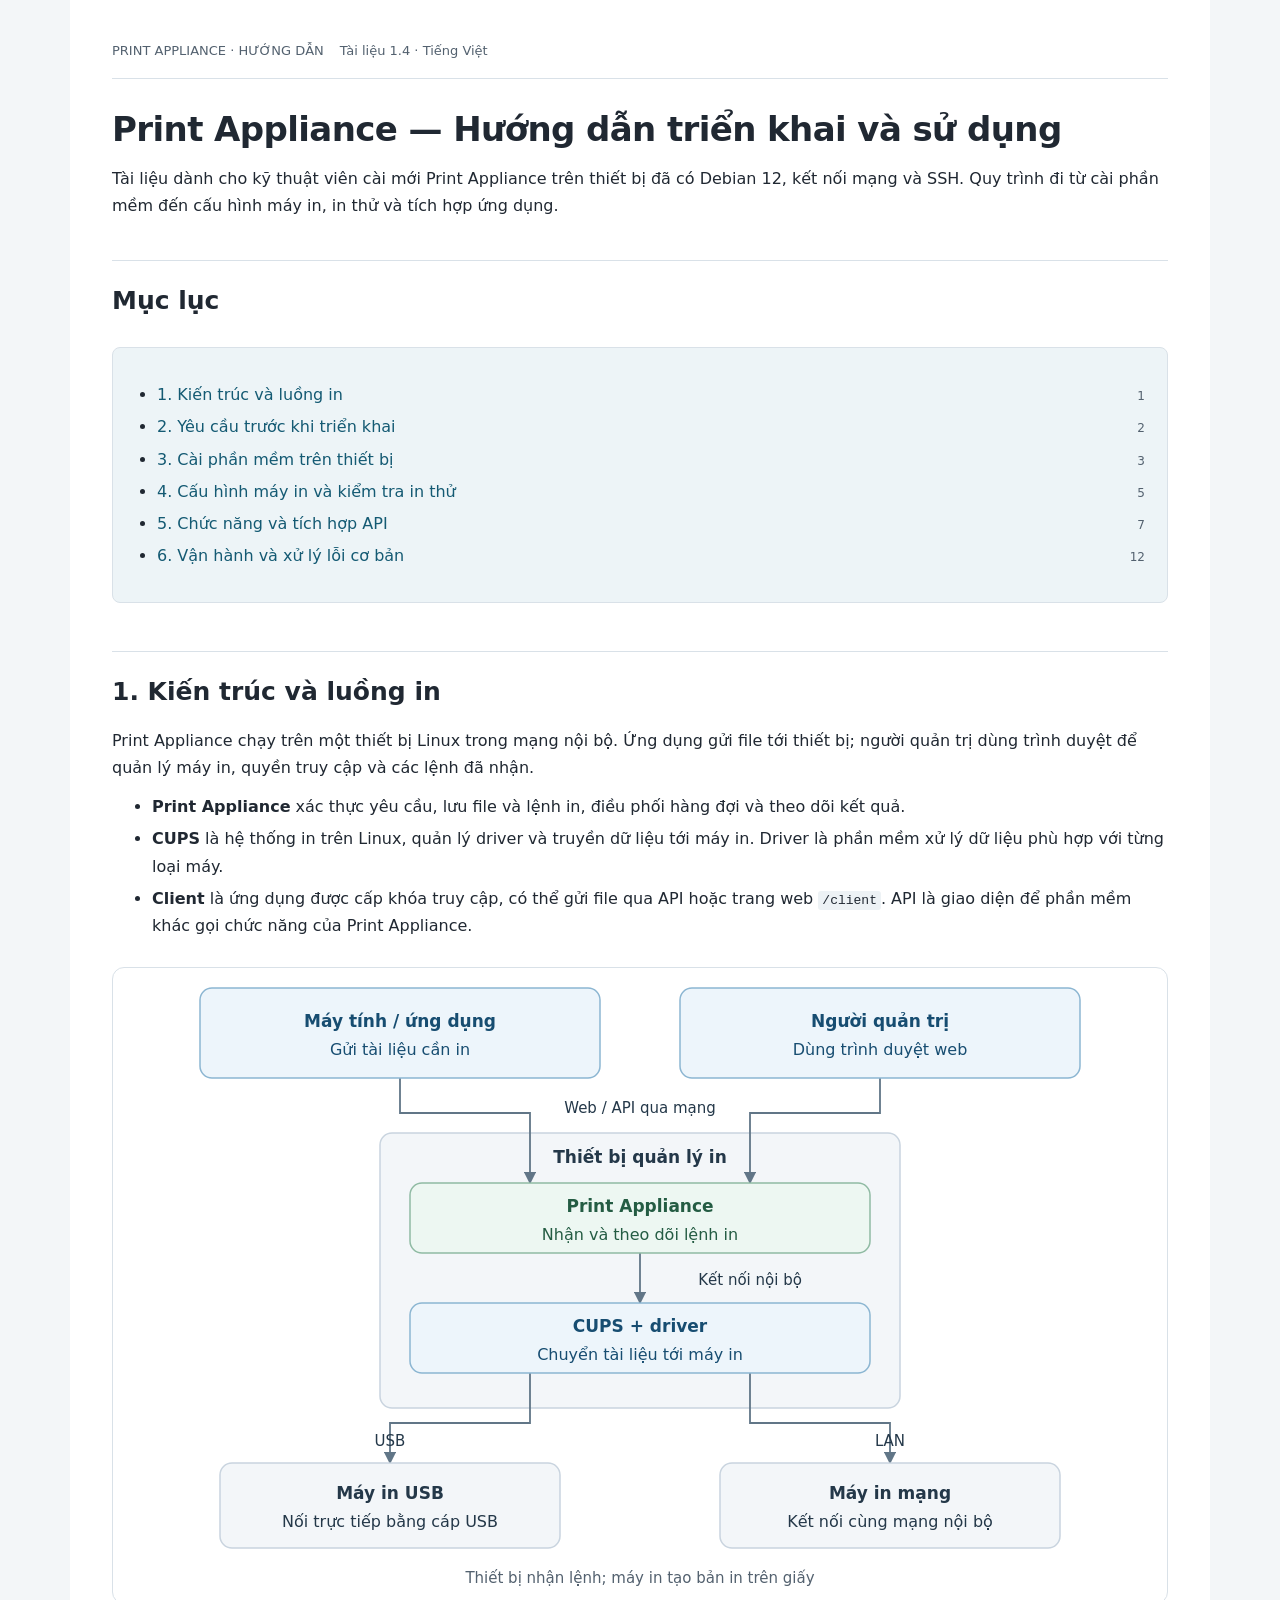
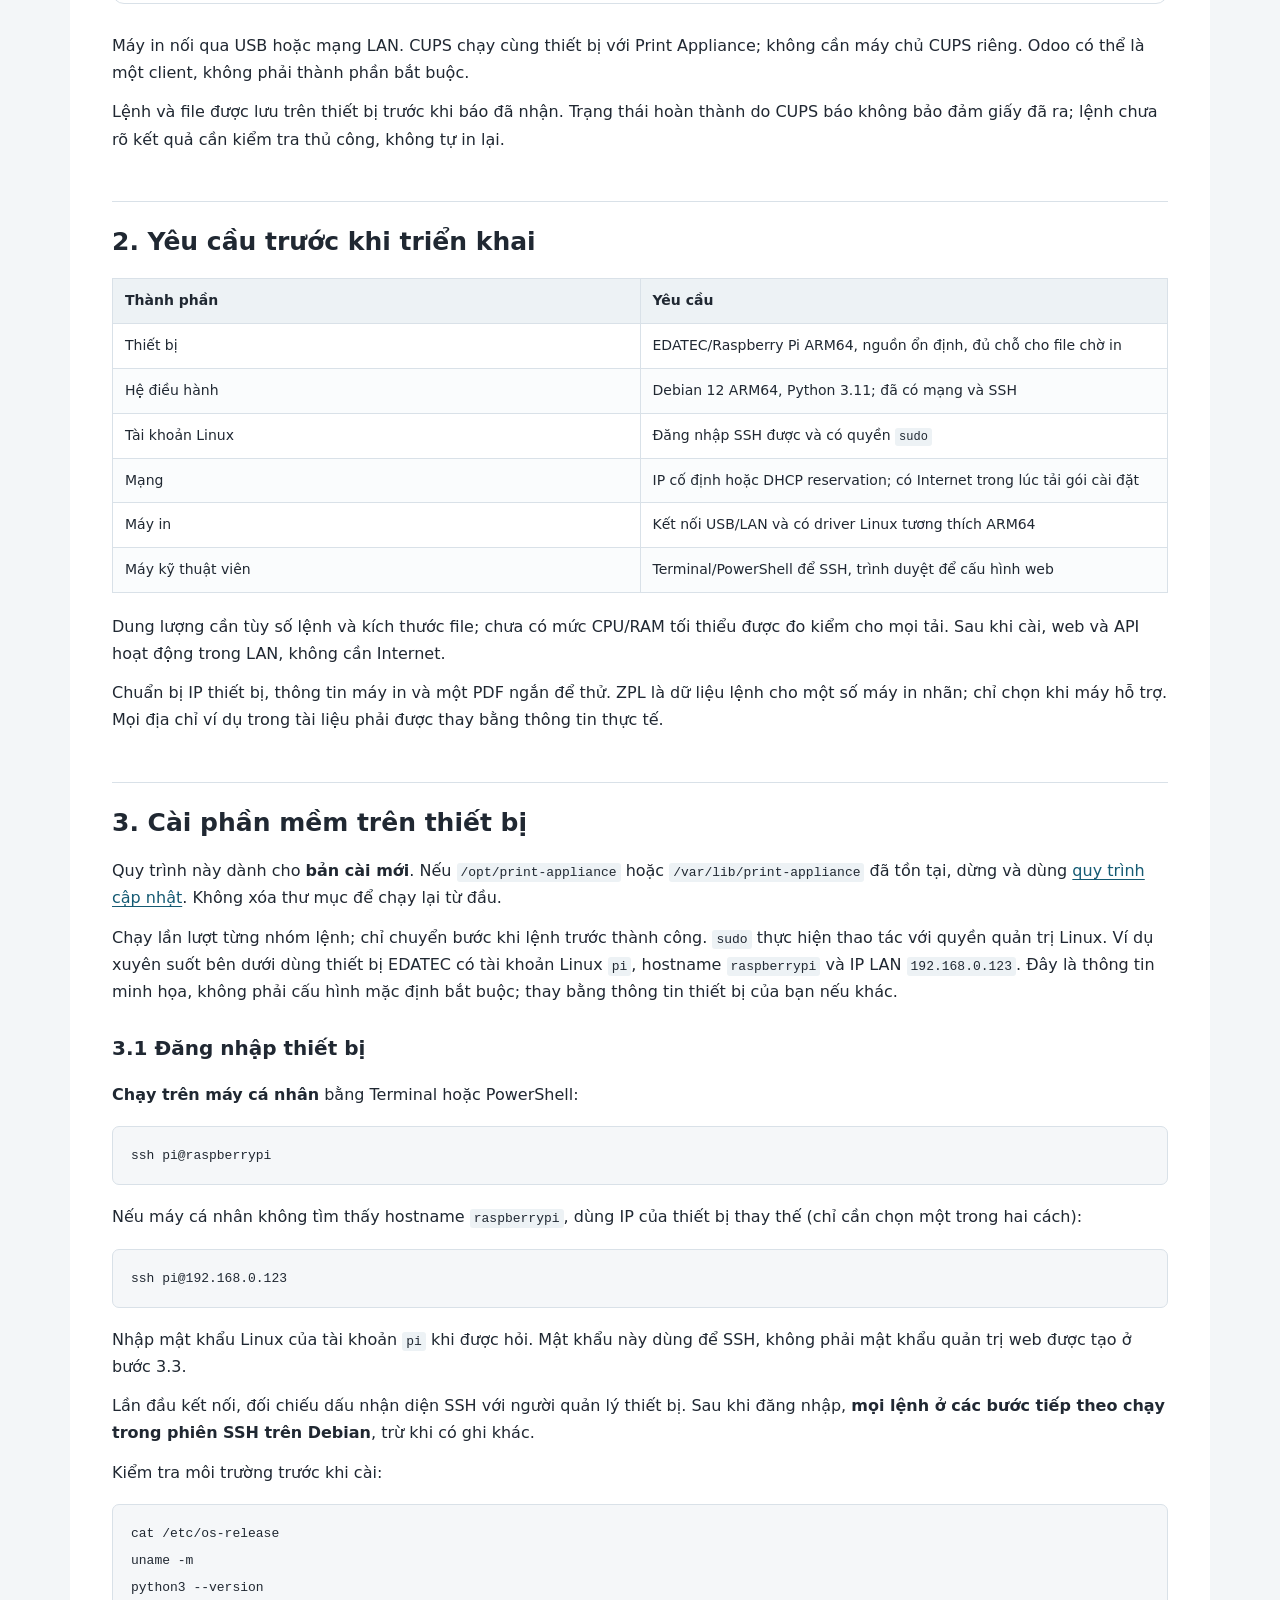
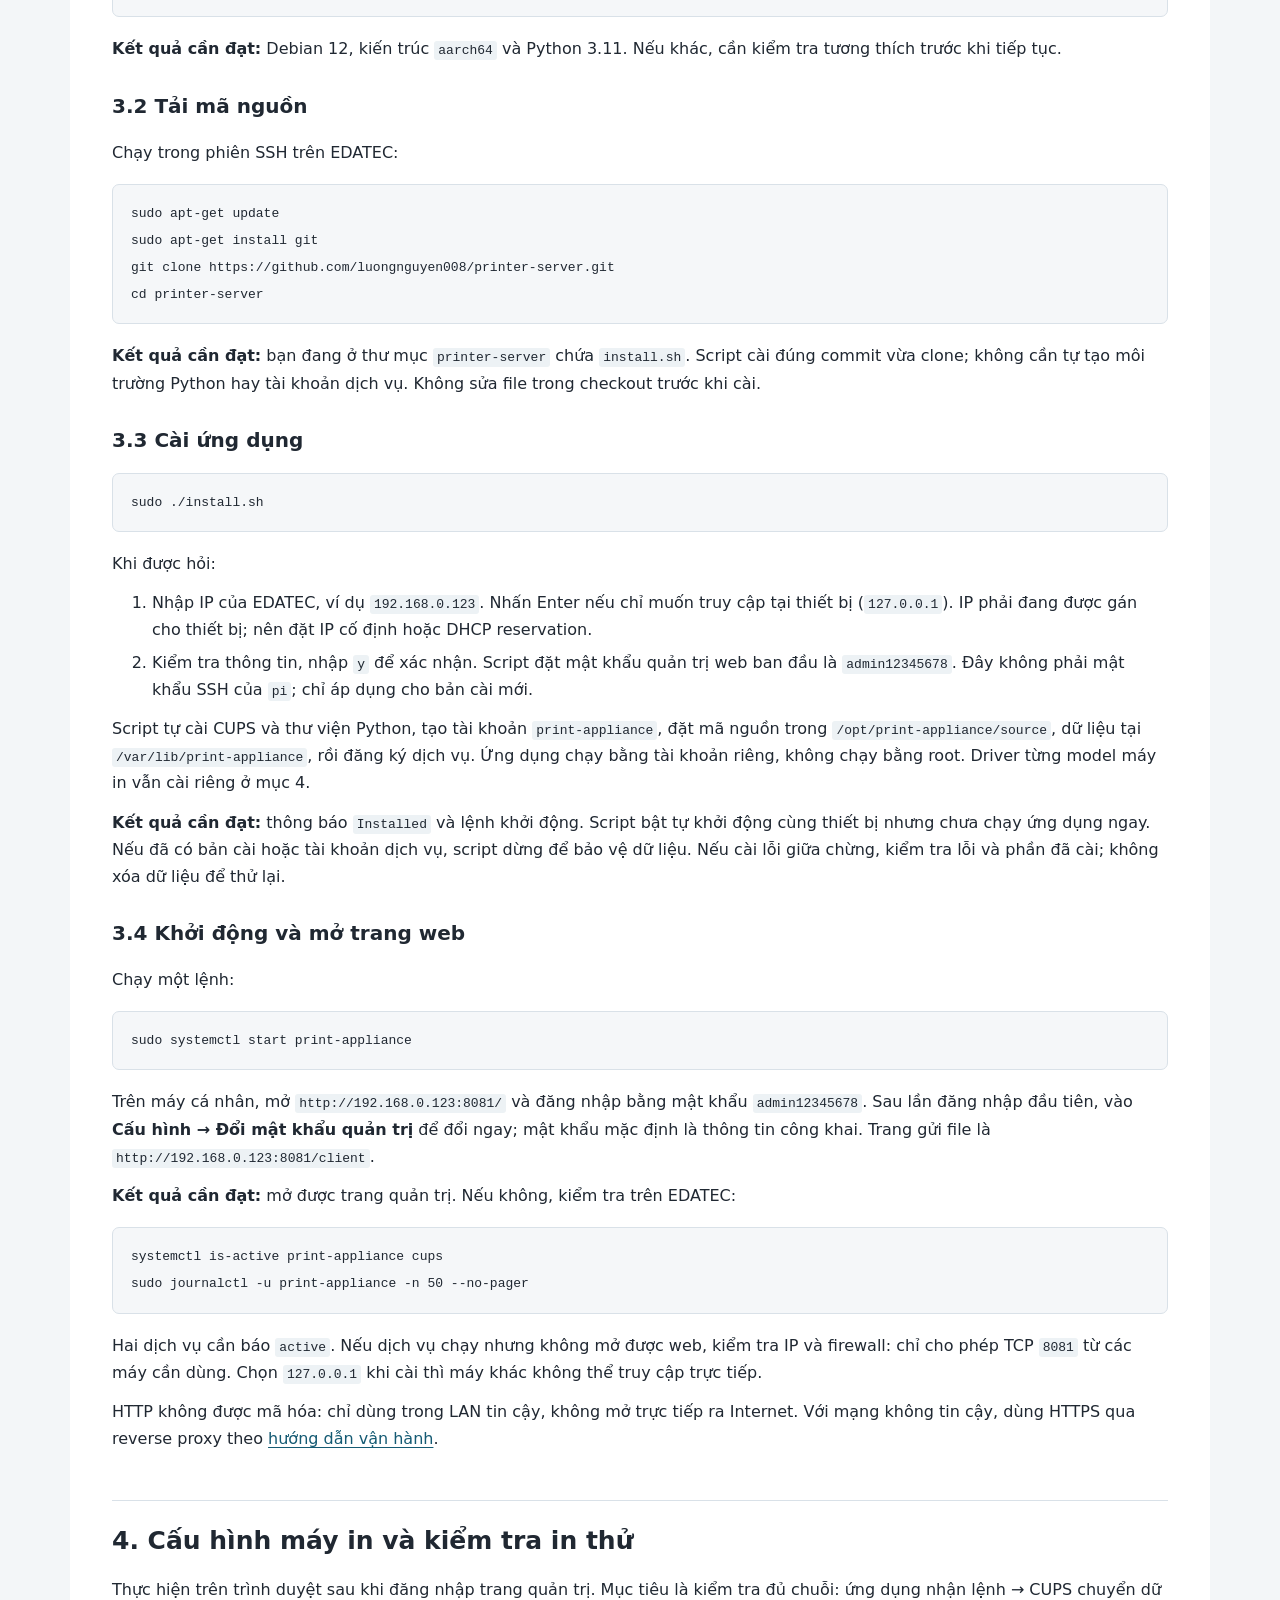
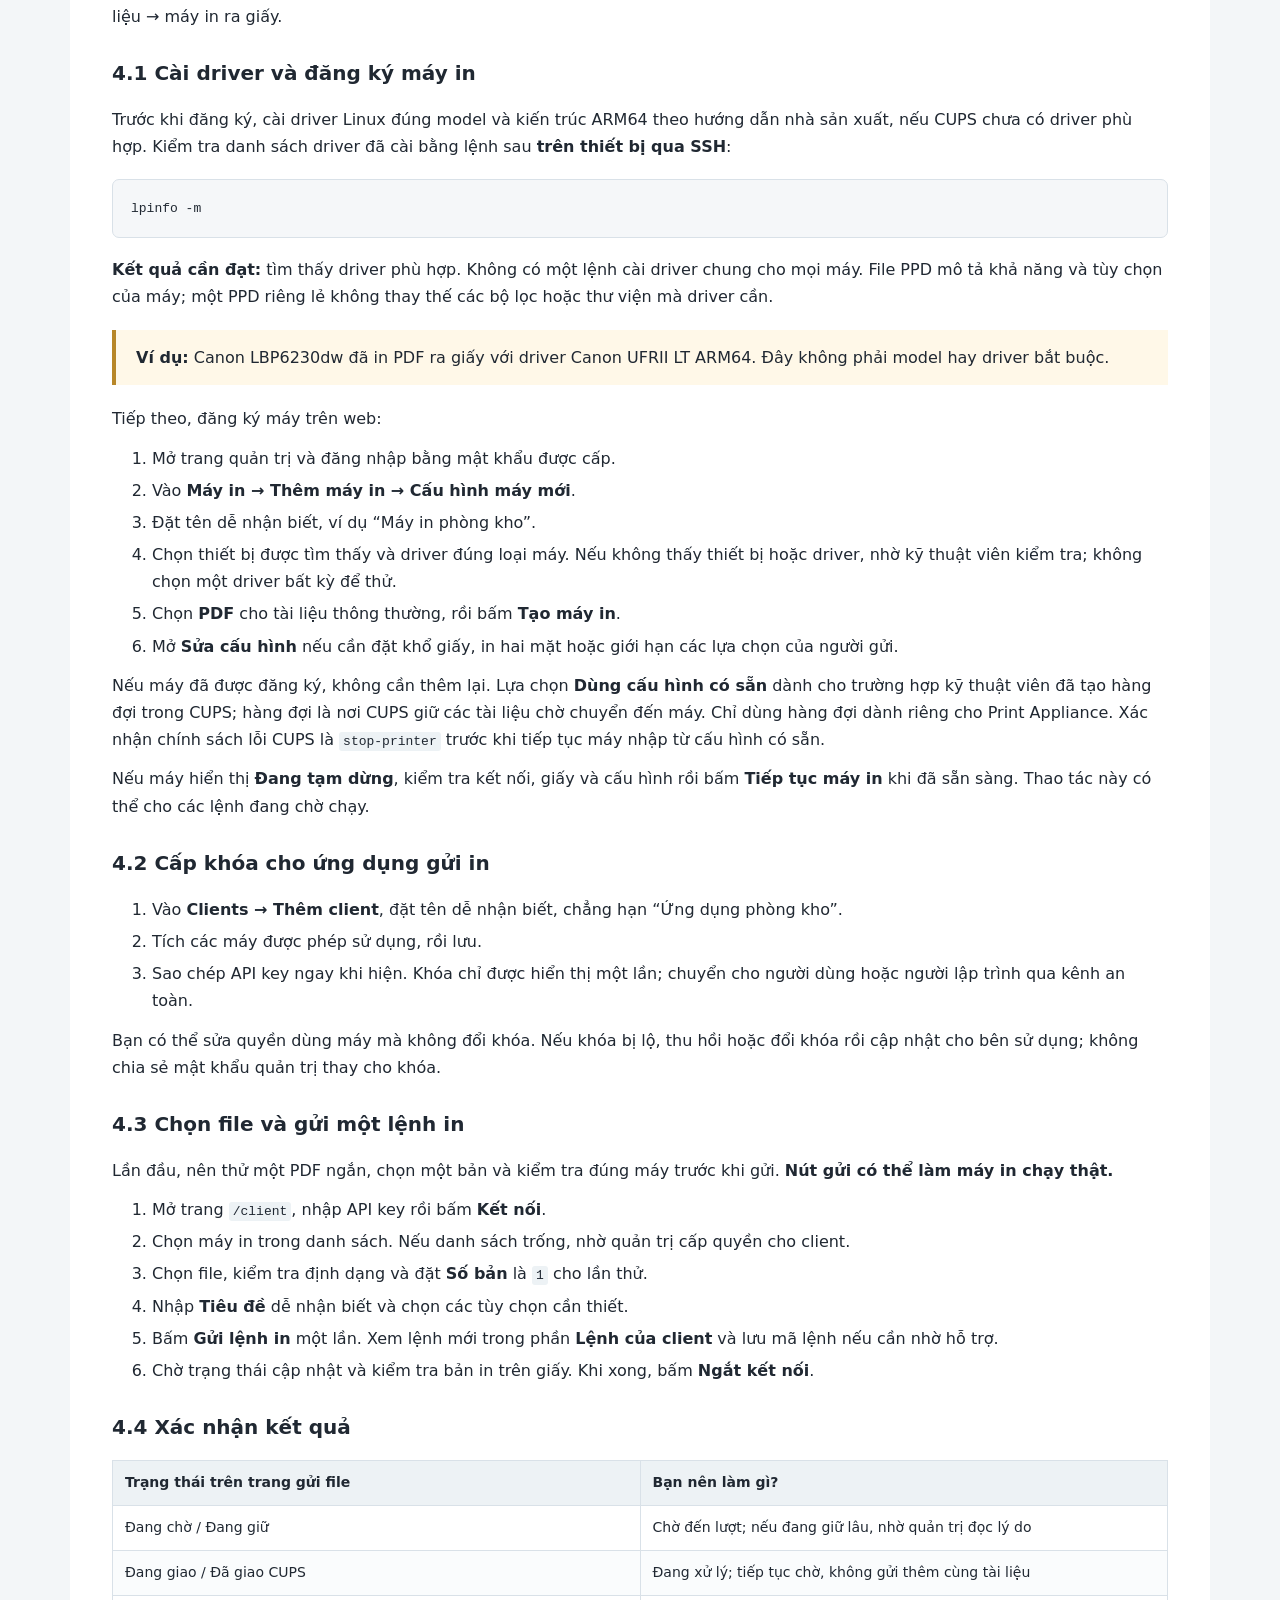
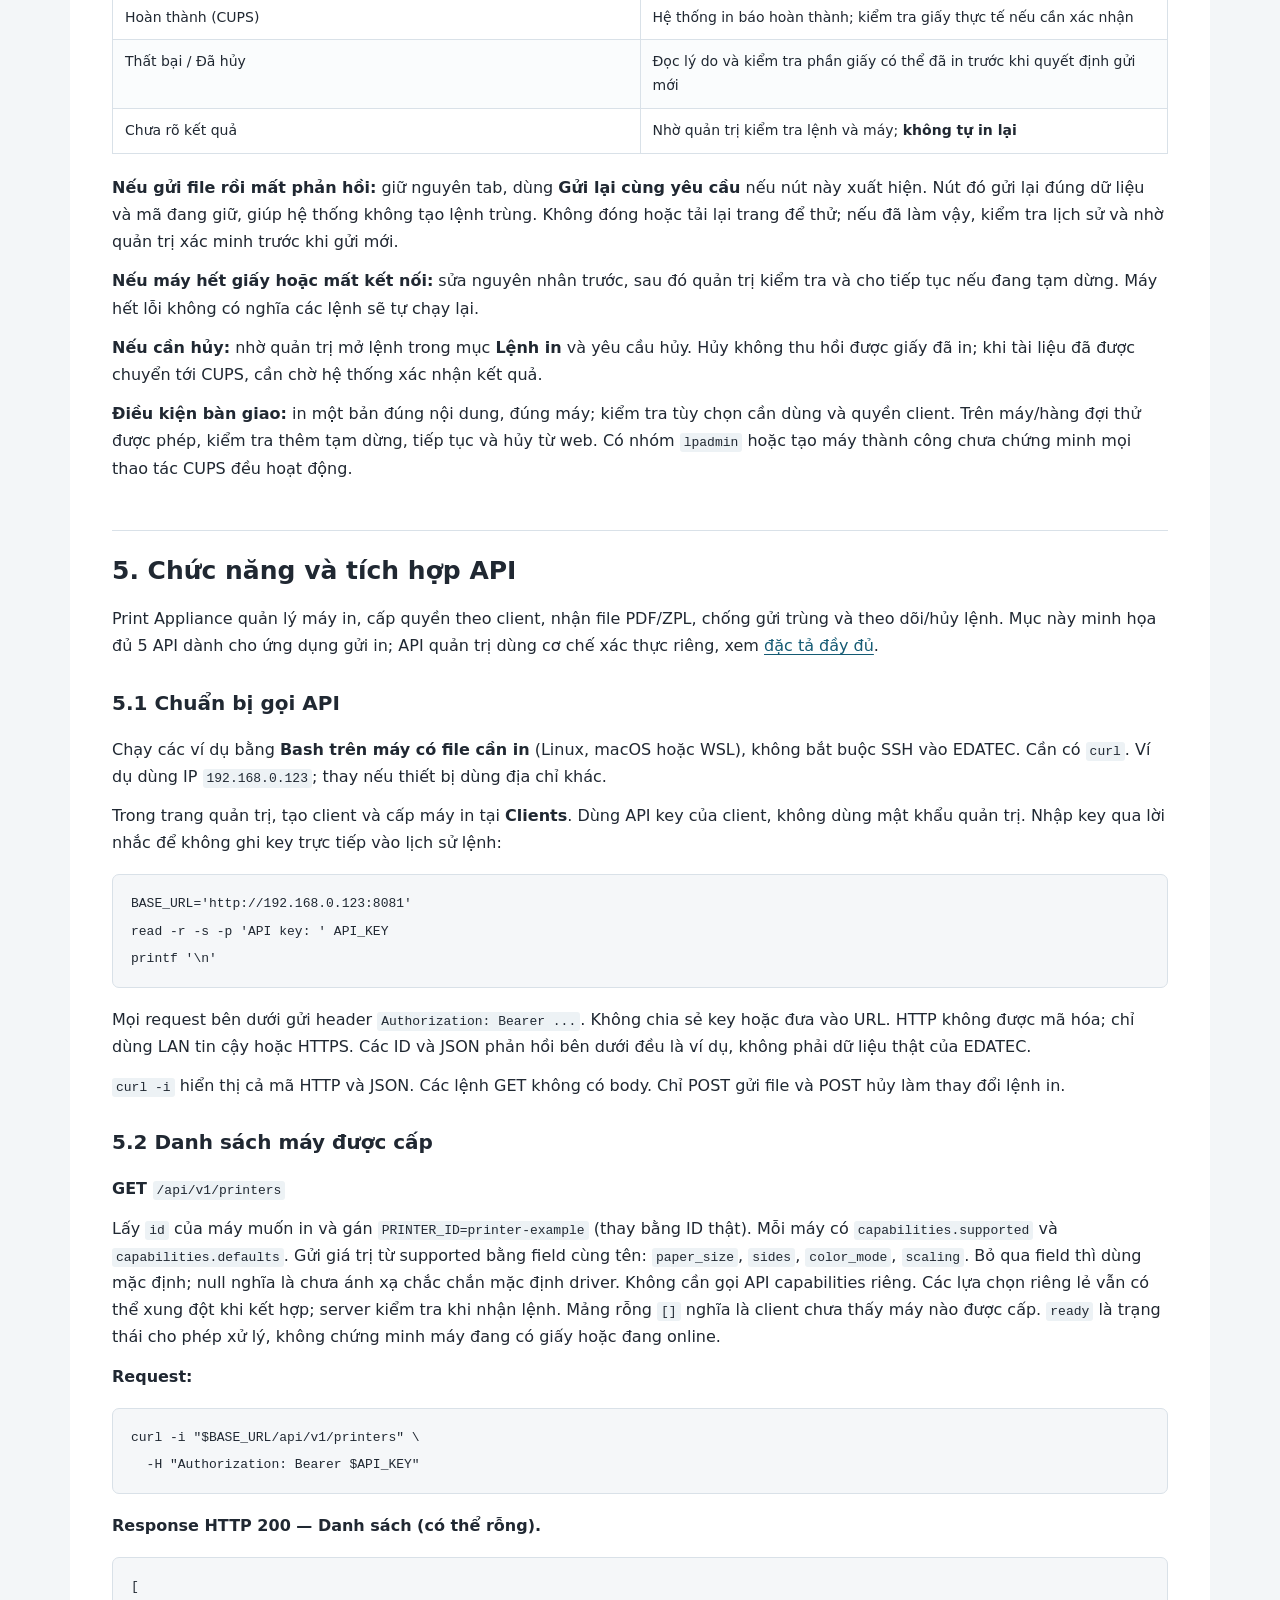
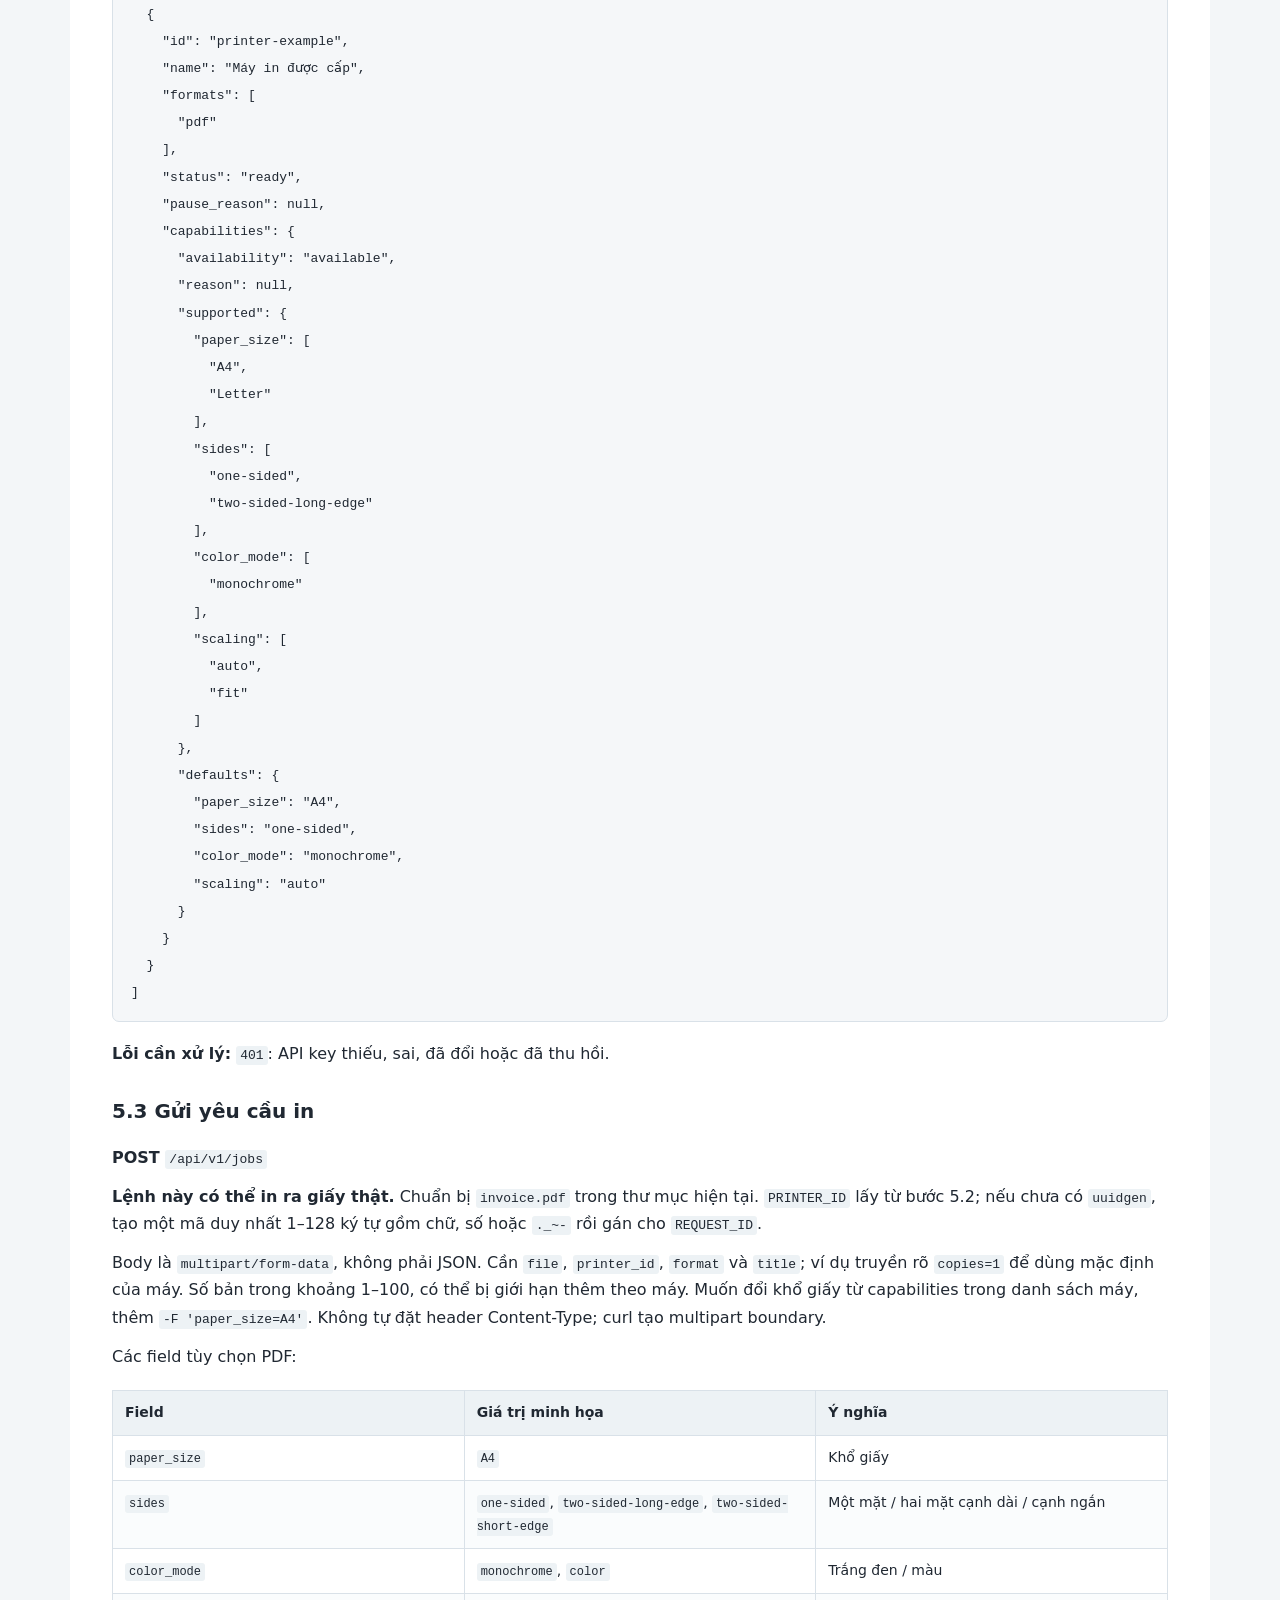
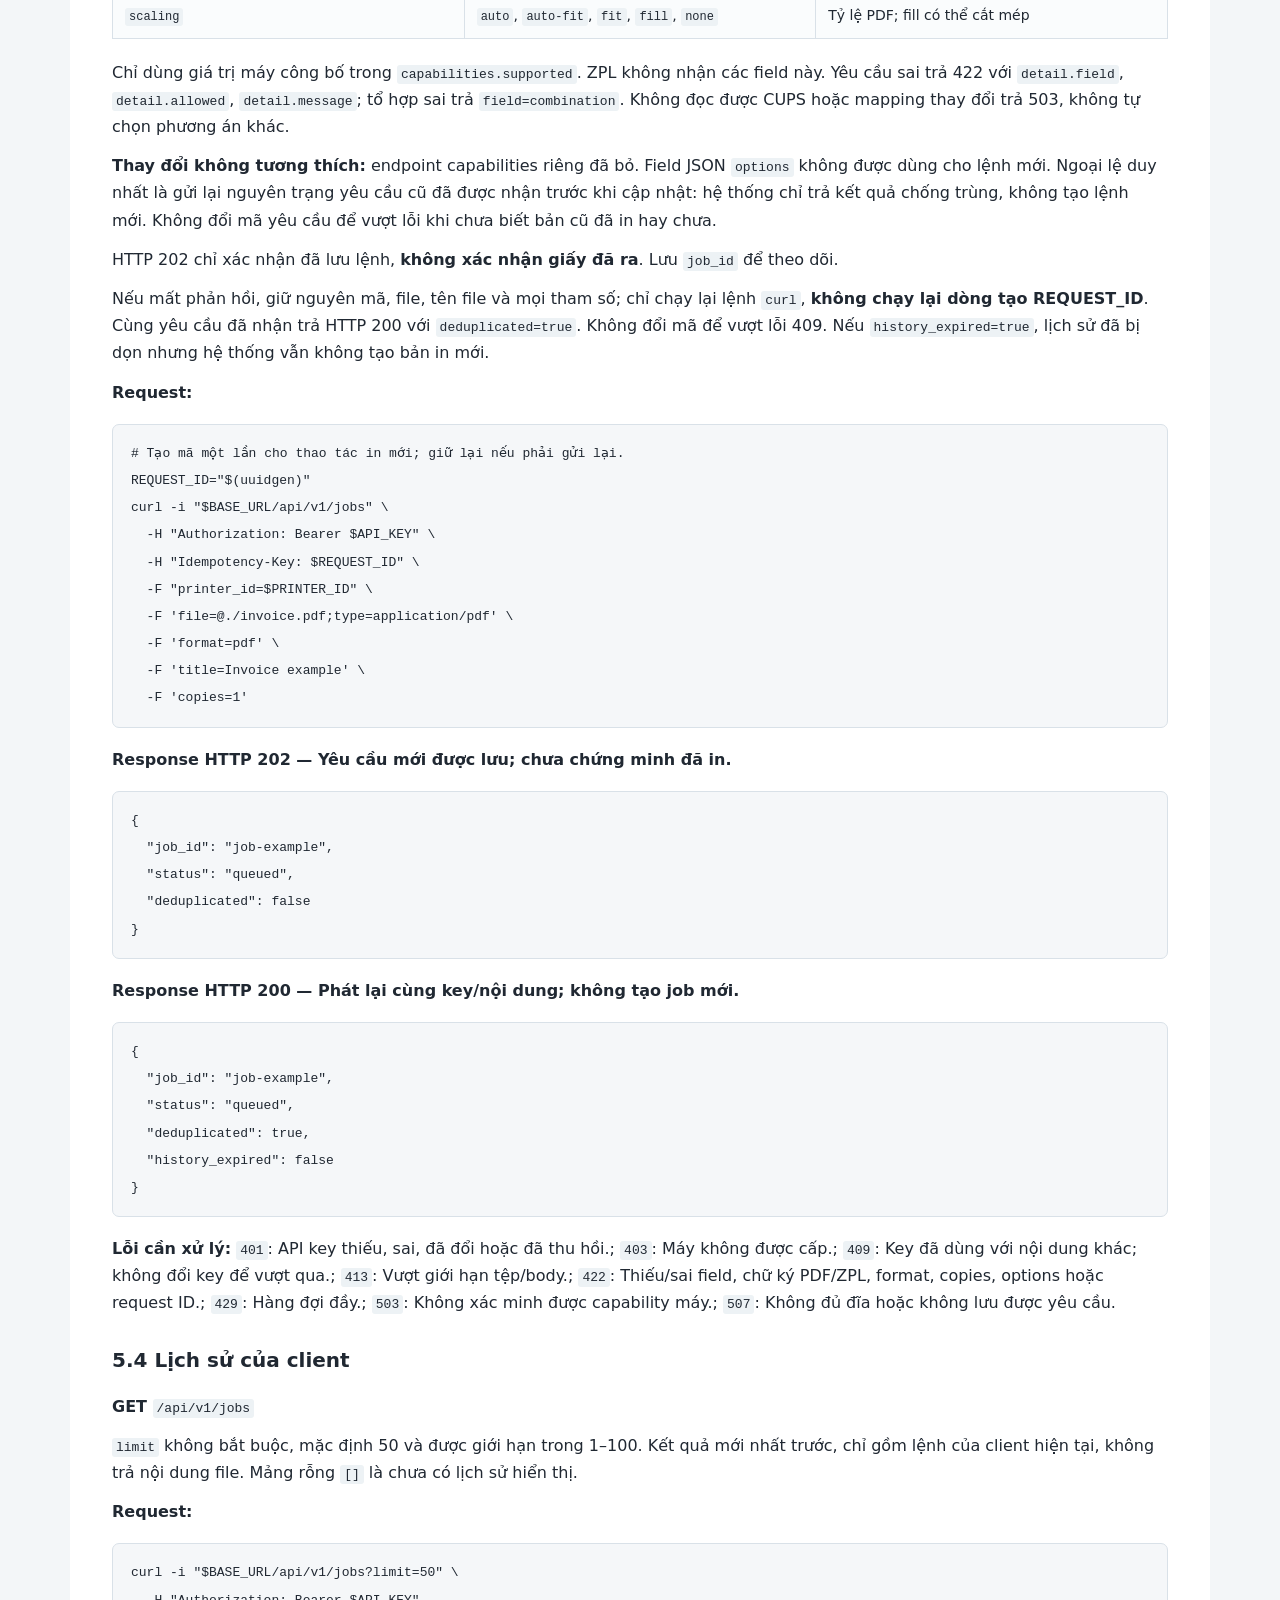
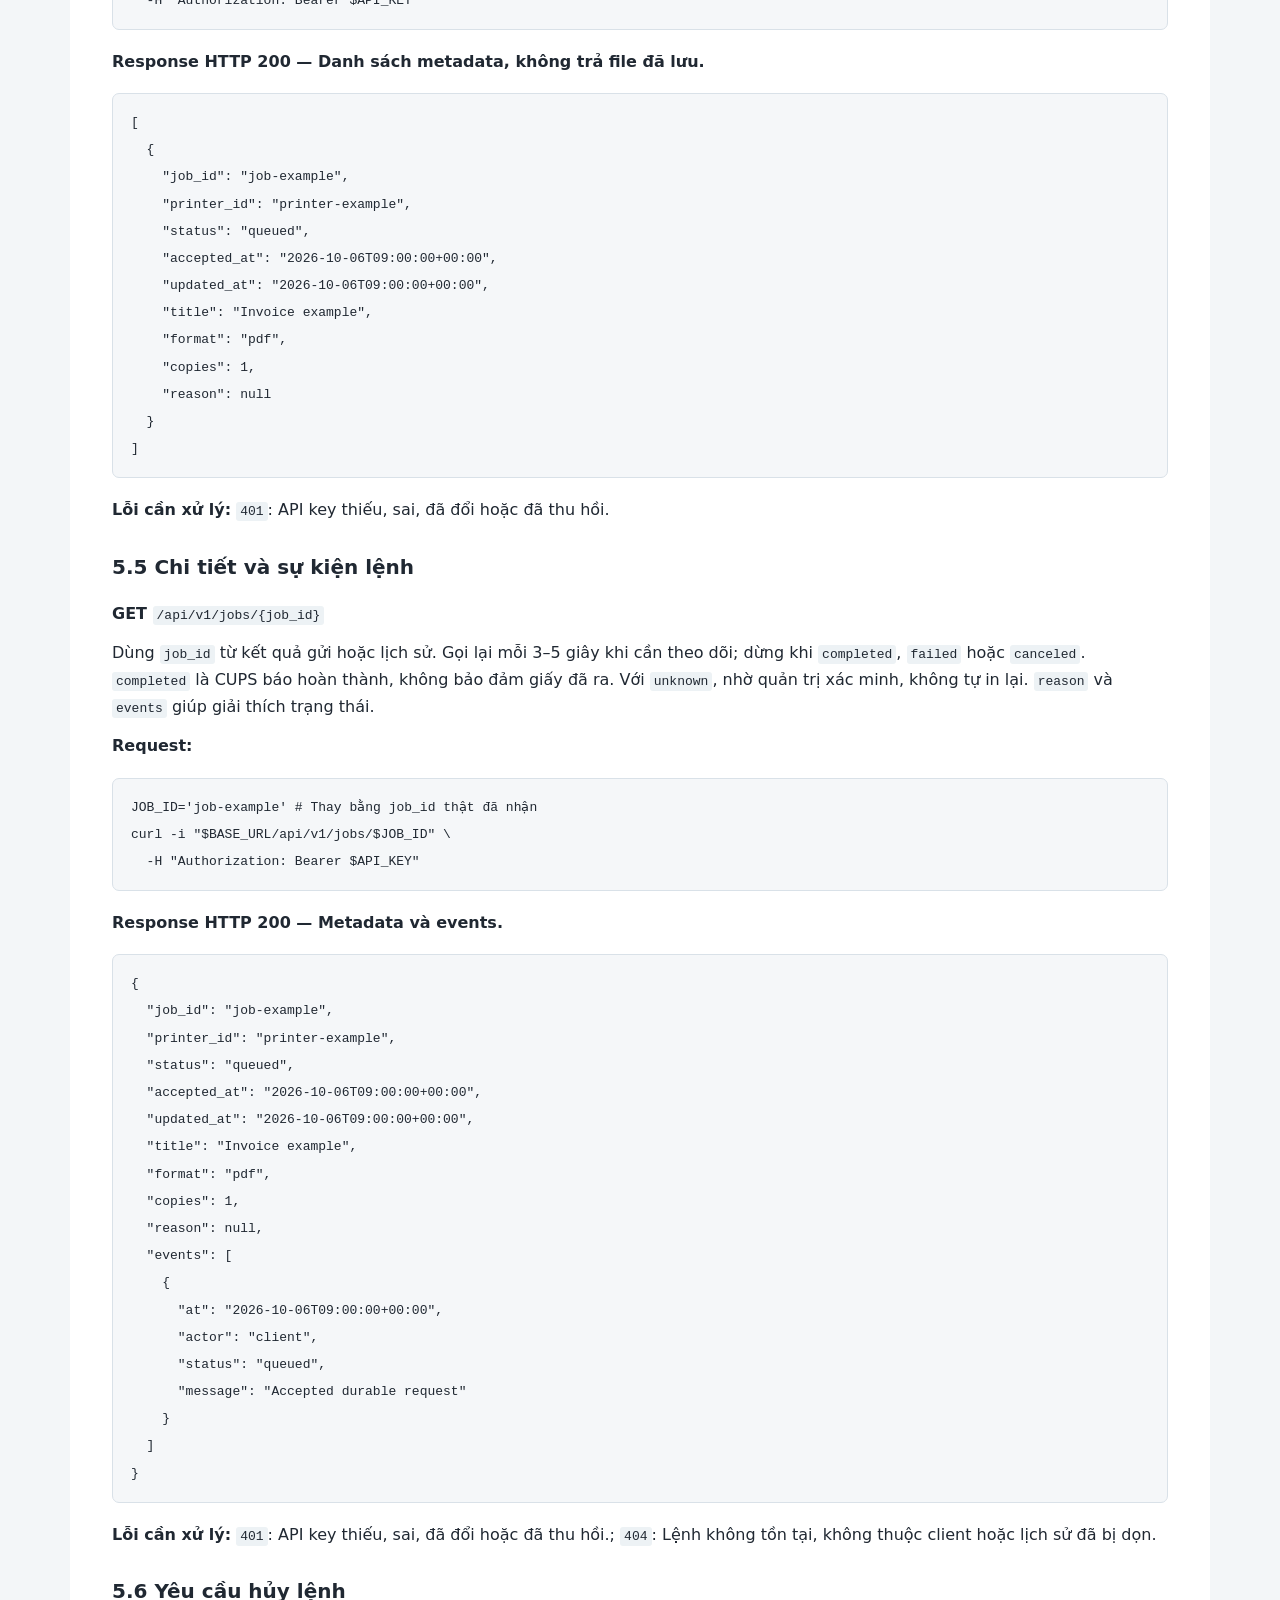
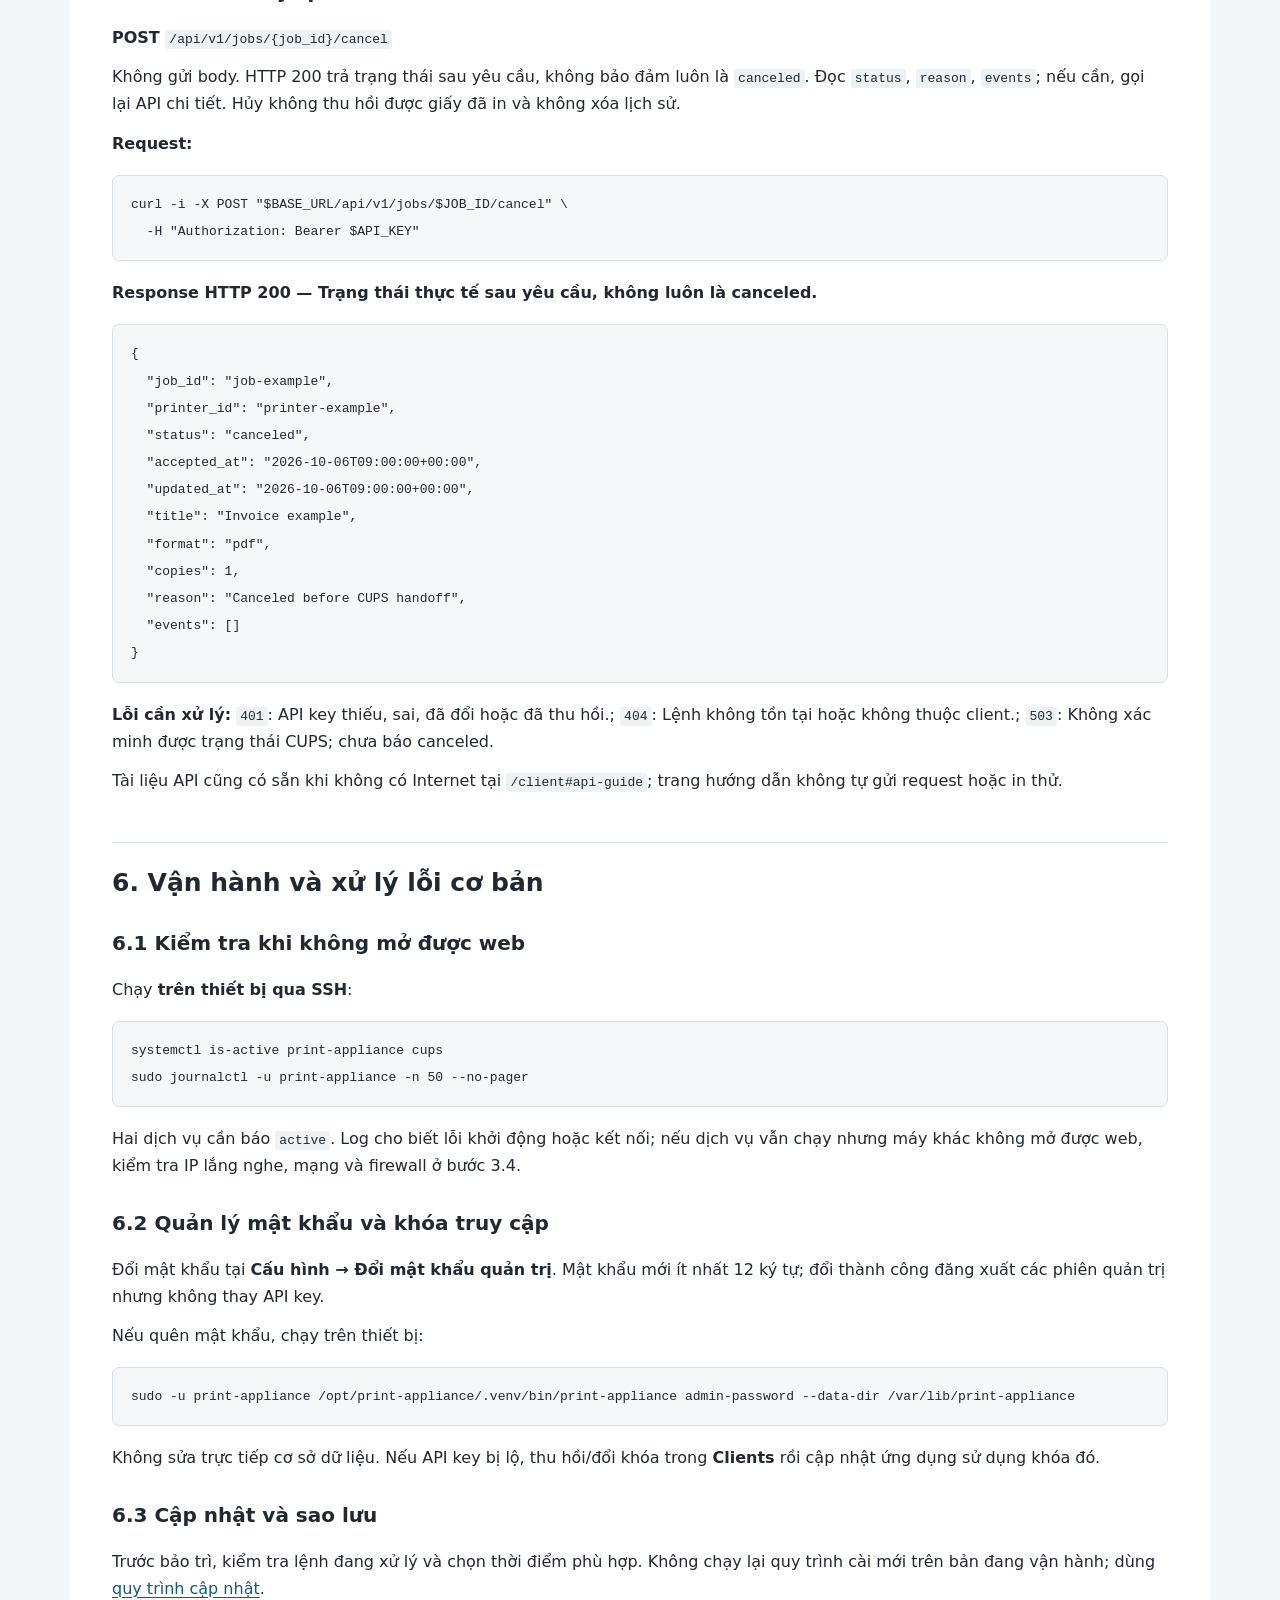
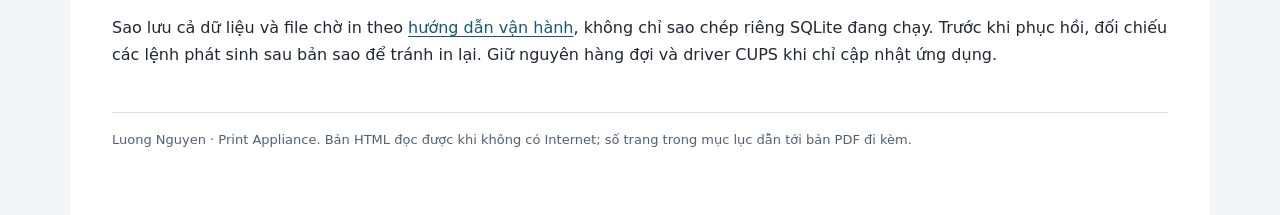
<file: docs/technical-report.html>
<!doctype html>
<html lang="vi"><head><meta charset="utf-8"><meta name="viewport" content="width=device-width, initial-scale=1">
<meta name="description" content="Triển khai Print Appliance trên Debian 12: cài đặt từng bước, cấu hình máy in, tích hợp API và vận hành.">
<title>Print Appliance — Hướng dẫn triển khai và sử dụng</title><style>
:root{color-scheme:light;--ink:#202832;--muted:#53616f;--line:#d9e1e8;--accent:#145a73}
*{box-sizing:border-box}html{scroll-behavior:smooth}body{margin:0;background:#f3f6f8;color:var(--ink);font:16px/1.7 system-ui,-apple-system,"Segoe UI",sans-serif}
.shell{max-width:1140px;margin:auto;padding:40px 42px 64px;background:white;min-height:100vh}
.report-bar{font-size:13px;color:var(--muted);border-bottom:1px solid var(--line);padding-bottom:16px;margin-bottom:28px;display:flex;gap:16px;flex-wrap:wrap}
h1,h2,h3,h4{line-height:1.3;scroll-margin-top:20px}h1{font-size:34px;letter-spacing:-.6px;margin-bottom:14px}h2{font-size:25px;margin:48px 0 18px;border-top:1px solid var(--line);padding-top:24px}h3{font-size:20px;margin-top:30px}h4{font-size:17px}
p,ul,ol{margin:12px 0}li{margin:5px 0}a{color:var(--accent);text-underline-offset:3px;overflow-wrap:anywhere}strong{font-weight:650}
code{font:13px/1.65 ui-monospace,SFMono-Regular,Consolas,"Liberation Mono",monospace;background:#edf2f5;padding:2px 4px;border-radius:3px;overflow-wrap:anywhere}
pre{border:1px solid var(--line);background:#f5f7f9;border-radius:7px;padding:15px 18px;overflow-x:auto;margin:18px 0;max-width:100%}pre code{background:none;padding:0;border-radius:0;white-space:pre;overflow-wrap:normal}
blockquote{margin:20px 0;padding:8px 20px;border-left:4px solid #b88728;background:#fff8e8}blockquote p{margin:6px 0}
table{border-collapse:collapse;width:100%;margin:20px 0;font-size:14px;table-layout:fixed}th,td{text-align:left;vertical-align:top;border:1px solid var(--line);padding:10px 12px;overflow-wrap:anywhere}th{background:#edf2f5;font-weight:650}tr:nth-child(even){background:#fafcfd}td code,th code{font-size:12px}
.toc{margin:30px 0;padding:16px 22px;background:#edf4f7;border:1px solid var(--line);border-radius:8px}.toc::before{content:none;display:block;font-weight:650;font-size:20px;margin-bottom:12px}.toc>ul{columns:1;column-gap:36px;padding-left:22px}.toc li{break-inside:avoid}.toc li li{font-size:13px}.toc a{text-decoration:none;display:flex;align-items:baseline;gap:12px}.toc a>span:first-child{flex:1}.toc a:hover{text-decoration:underline}
.report-cover{padding:24px 0 42px}.report-cover h1{font-size:42px;max-width:850px}.report-cover>p:first-of-type{font-size:22px;color:var(--accent)}.report-cover ul{list-style:none;padding:20px 24px;border:1px solid var(--line);border-radius:8px}.front-title{margin-top:40px}.figure-list,.table-list,.index-list{padding:8px 22px}.figure-list a,.table-list a{display:flex;align-items:baseline;gap:12px}.figure-list a>span:first-child,.table-list a>span:first-child{flex:1}.page-reference{display:inline-block;min-width:2.5em;flex-shrink:0;text-align:right;font-size:12px;font-variant-numeric:tabular-nums;color:var(--muted)}.index-list .page-reference{min-width:0;margin-left:4px}.index-list .page-reference::before{content:"tr. ";font-size:inherit}.table-caption{font-weight:650;font-size:14px;break-after:avoid;margin:24px 0 8px}.report-table table{margin-top:0}.report-table{break-inside:auto}
.report-end{border-top:1px solid var(--line);margin-top:44px;padding-top:16px;color:var(--muted);font-size:13px}
.report-diagram{margin:28px 0;break-inside:avoid;break-after:avoid}.diagram-viewport{overflow-x:auto;border:1px solid var(--line);border-radius:12px;background:white}.diagram-viewport:focus-visible{outline:3px solid var(--accent);outline-offset:3px}.diagram-viewport svg{display:block;width:100%;min-width:720px;max-width:920px;height:auto;margin:auto}.diagram-hint{display:none;margin-top:7px;color:var(--muted);font-size:12px}figure+p:has(>em:only-child){margin-top:-16px;color:var(--muted);font-size:14px}
@media(max-width:720px){.report-cover h1{font-size:28px}.report-cover>p:first-of-type{font-size:18px}.report-cover ul{padding:14px}.figure-list,.table-list,.index-list{padding:0}.diagram-hint{display:block}.shell{padding:24px 18px 40px}body{font-size:15px}h1{font-size:27px}h2{font-size:22px}.toc>ul{columns:1}th,td{padding:7px;font-size:12px}pre{padding:12px}}
@page{size:A4;margin:16mm 14mm 18mm}
@media print{.index-list{font-size:9pt}.index-list li{margin:2pt 0;line-height:1.3}.report-bar{display:none}.report-cover{min-height:230mm;padding:24mm 0 0;break-after:page}.report-cover h1{font-size:30pt}.report-cover>p:first-of-type{font-size:15pt}.report-cover ul{padding:14pt;font-size:11pt}.front-title,h2{break-before:auto}.page-reference{font-size:8pt}.table-caption{font-size:9pt}.figure-list,.table-list,.index-list{padding:0}.diagram-viewport{overflow:visible;border:none}.diagram-viewport svg{min-width:0;max-width:100%}.diagram-hint{display:none}figure+p:has(>em:only-child){font-size:9pt}body{background:white;font-size:10pt;line-height:1.45}.shell{padding:0;max-width:none}.report-bar{font-size:8pt}h1{font-size:24pt}h2{font-size:17pt;margin-top:26pt;padding-top:12pt}h3{font-size:13pt}h1,h2,h3,h4{break-after:avoid}p,li{orphans:3;widows:3}pre{font-size:8pt;padding:8pt;overflow:visible;break-inside:avoid}pre code{font-size:8pt;white-space:pre-wrap;overflow-wrap:anywhere}table{font-size:8.5pt;table-layout:fixed;break-inside:avoid}thead{display:table-header-group}tr{break-inside:avoid}th,td{padding:5pt}td code,th code{font-size:8pt}a{color:inherit}.toc{background:white;margin:12pt 0;padding:6pt 12pt}.toc li{margin:2pt 0}.report-diagram{margin:12pt 0;break-after:auto}.toc>ul{columns:1}.toc li li{font-size:8pt}.report-end{font-size:8pt}blockquote{background:white}html{scroll-behavior:auto}}
</style></head>
<body><div class="shell"><header class="report-bar"><span>PRINT APPLIANCE · HƯỚNG DẪN</span><span>Tài liệu 1.4 · Tiếng Việt</span></header>
<main><h1 id="print-appliance-huong-dan-trien-khai-va-su-dung">Print Appliance — Hướng dẫn triển khai và sử dụng</h1>
<p>Tài liệu dành cho kỹ thuật viên cài mới Print Appliance trên thiết bị đã có Debian 12, kết nối mạng và SSH. Quy trình đi từ cài phần mềm đến cấu hình máy in, in thử và tích hợp ứng dụng.</p>
<h2 id="table-of-contents" class="front-title">Mục lục</h2>

<nav class="toc" aria-labelledby="table-of-contents">
<ul>
<li><a href="#1-kien-truc-va-luong-in"><span>1. Kiến trúc và luồng in</span><span class="page-reference" data-page-target="1-kien-truc-va-luong-in" title="Trang trong bản PDF chuẩn">1</span></a></li>
<li><a href="#2-yeu-cau-truoc-khi-trien-khai"><span>2. Yêu cầu trước khi triển khai</span><span class="page-reference" data-page-target="2-yeu-cau-truoc-khi-trien-khai" title="Trang trong bản PDF chuẩn">2</span></a></li>
<li><a href="#3-cai-phan-mem-tren-thiet-bi"><span>3. Cài phần mềm trên thiết bị</span><span class="page-reference" data-page-target="3-cai-phan-mem-tren-thiet-bi" title="Trang trong bản PDF chuẩn">3</span></a></li>
<li><a href="#4-cau-hinh-may-in-va-kiem-tra-in-thu"><span>4. Cấu hình máy in và kiểm tra in thử</span><span class="page-reference" data-page-target="4-cau-hinh-may-in-va-kiem-tra-in-thu" title="Trang trong bản PDF chuẩn">5</span></a></li>
<li><a href="#5-chuc-nang-va-tich-hop-api"><span>5. Chức năng và tích hợp API</span><span class="page-reference" data-page-target="5-chuc-nang-va-tich-hop-api" title="Trang trong bản PDF chuẩn">7</span></a></li>
<li><a href="#6-van-hanh-va-xu-ly-loi-co-ban"><span>6. Vận hành và xử lý lỗi cơ bản</span><span class="page-reference" data-page-target="6-van-hanh-va-xu-ly-loi-co-ban" title="Trang trong bản PDF chuẩn">12</span></a></li>
</ul>
</nav>

<h2 id="1-kien-truc-va-luong-in">1. Kiến trúc và luồng in</h2>
<p>Print Appliance chạy trên một thiết bị Linux trong mạng nội bộ. Ứng dụng gửi file tới thiết bị; người quản trị dùng trình duyệt để quản lý máy in, quyền truy cập và các lệnh đã nhận.</p>
<ul>
<li><strong>Print Appliance</strong> xác thực yêu cầu, lưu file và lệnh in, điều phối hàng đợi và theo dõi kết quả.</li>
<li><strong>CUPS</strong> là hệ thống in trên Linux, quản lý driver và truyền dữ liệu tới máy in. Driver là phần mềm xử lý dữ liệu phù hợp với từng loại máy.</li>
<li><strong>Client</strong> là ứng dụng được cấp khóa truy cập, có thể gửi file qua API hoặc trang web <code>/client</code>. API là giao diện để phần mềm khác gọi chức năng của Print Appliance.</li>
</ul>
<figure class="report-diagram"><div class="diagram-viewport" tabindex="0" aria-label="Sơ đồ kết nối Print Appliance với ứng dụng và máy in"><svg xmlns="http://www.w3.org/2000/svg" viewBox="0 0 920 635" width="920" height="635" role="img" aria-labelledby="connection-title connection-desc" font-family="system-ui, -apple-system, Segoe UI, sans-serif">
<title id="connection-title">Sơ đồ kết nối</title>
<desc id="connection-desc">Ứng dụng và quản trị kết nối qua LAN tới EDATEC. Print Appliance gọi CUPS nội bộ; CUPS dùng driver để gửi dữ liệu tới máy in USB hoặc LAN.</desc>
<defs><marker id="connection-arrow" viewBox="0 0 10 10" refX="9" refY="5" markerWidth="7" markerHeight="7" orient="auto-start-reverse"><path d="M 0 0 L 10 5 L 0 10 z" fill="#617687" /></marker></defs>
<rect width="920" height="100%" rx="16" fill="#fff" />
<rect x="200" y="165" width="520" height="275" rx="12" fill="#f3f6f9" stroke="#c9d4df" stroke-width="1.5" />
<polyline points="220,110 220,145 350,145 350,215" fill="none" stroke="#617687" stroke-width="1.8" marker-end="url(#connection-arrow)" />
<polyline points="700,110 700,145 570,145 570,215" fill="none" stroke="#617687" stroke-width="1.8" marker-end="url(#connection-arrow)" />
<polyline points="460,285 460,335" fill="none" stroke="#617687" stroke-width="1.8" marker-end="url(#connection-arrow)" />
<polyline points="350,405 350,455 210,455 210,495" fill="none" stroke="#617687" stroke-width="1.8" marker-end="url(#connection-arrow)" />
<polyline points="570,405 570,455 710,455 710,495" fill="none" stroke="#617687" stroke-width="1.8" marker-end="url(#connection-arrow)" />
<text x="460" y="195" fill="#243849" font-size="17" font-weight="650" text-anchor="middle"><tspan x="460" dy="0">Thiết bị quản lý in</tspan></text>
<g data-box="true"><rect x="20" y="20" width="400" height="90" rx="12" fill="#edf5fb" stroke="#8cb6d2" stroke-width="1.5" /><text x="220" y="59" fill="#174d71" font-size="17" font-weight="650" text-anchor="middle"><tspan x="220" dy="0">Máy tính / ứng dụng</tspan></text><text x="220" y="87" fill="#174d71" font-size="16" font-weight="400" text-anchor="middle"><tspan x="220" dy="0">Gửi tài liệu cần in</tspan></text></g>
<g data-box="true"><rect x="500" y="20" width="400" height="90" rx="12" fill="#edf5fb" stroke="#8cb6d2" stroke-width="1.5" /><text x="700" y="59" fill="#174d71" font-size="17" font-weight="650" text-anchor="middle"><tspan x="700" dy="0">Người quản trị</tspan></text><text x="700" y="87" fill="#174d71" font-size="16" font-weight="400" text-anchor="middle"><tspan x="700" dy="0">Dùng trình duyệt web</tspan></text></g>
<g data-box="true"><rect x="230" y="215" width="460" height="70" rx="12" fill="#edf7f2" stroke="#90bba4" stroke-width="1.5" /><text x="460" y="244" fill="#245c43" font-size="17" font-weight="650" text-anchor="middle"><tspan x="460" dy="0">Print Appliance</tspan></text><text x="460" y="272" fill="#245c43" font-size="16" font-weight="400" text-anchor="middle"><tspan x="460" dy="0">Nhận và theo dõi lệnh in</tspan></text></g>
<g data-box="true"><rect x="230" y="335" width="460" height="70" rx="12" fill="#edf5fb" stroke="#8cb6d2" stroke-width="1.5" /><text x="460" y="364" fill="#174d71" font-size="17" font-weight="650" text-anchor="middle"><tspan x="460" dy="0">CUPS + driver</tspan></text><text x="460" y="392" fill="#174d71" font-size="16" font-weight="400" text-anchor="middle"><tspan x="460" dy="0">Chuyển tài liệu tới máy in</tspan></text></g>
<g data-box="true"><rect x="40" y="495" width="340" height="85" rx="12" fill="#f3f6f9" stroke="#c9d4df" stroke-width="1.5" /><text x="210" y="531" fill="#243849" font-size="17" font-weight="650" text-anchor="middle"><tspan x="210" dy="0">Máy in USB</tspan></text><text x="210" y="559" fill="#243849" font-size="16" font-weight="400" text-anchor="middle"><tspan x="210" dy="0">Nối trực tiếp bằng cáp USB</tspan></text></g>
<g data-box="true"><rect x="540" y="495" width="340" height="85" rx="12" fill="#f3f6f9" stroke="#c9d4df" stroke-width="1.5" /><text x="710" y="531" fill="#243849" font-size="17" font-weight="650" text-anchor="middle"><tspan x="710" dy="0">Máy in mạng</tspan></text><text x="710" y="559" fill="#243849" font-size="16" font-weight="400" text-anchor="middle"><tspan x="710" dy="0">Kết nối cùng mạng nội bộ</tspan></text></g>
<text x="460" y="145" fill="#243849" font-size="15" font-weight="400" text-anchor="middle"><tspan x="460" dy="0">Web / API qua mạng</tspan></text>
<text x="570" y="317" fill="#243849" font-size="15" font-weight="400" text-anchor="middle"><tspan x="570" dy="0">Kết nối nội bộ</tspan></text>
<text x="210" y="478" fill="#243849" font-size="15" font-weight="400" text-anchor="middle"><tspan x="210" dy="0">USB</tspan></text>
<text x="710" y="478" fill="#243849" font-size="15" font-weight="400" text-anchor="middle"><tspan x="710" dy="0">LAN</tspan></text>
<text x="460" y="615" fill="#53616f" font-size="15" font-weight="400" text-anchor="middle"><tspan x="460" dy="0">Thiết bị nhận lệnh; máy in tạo bản in trên giấy</tspan></text>
</svg></div><span class="diagram-hint">Màn hình nhỏ: vuốt ngang trong sơ đồ; dùng phím mũi tên khi vùng sơ đồ có focus.</span></figure>
<p>Máy in nối qua USB hoặc mạng LAN. CUPS chạy cùng thiết bị với Print Appliance; không cần máy chủ CUPS riêng. Odoo có thể là một client, không phải thành phần bắt buộc.</p>
<p>Lệnh và file được lưu trên thiết bị trước khi báo đã nhận. Trạng thái hoàn thành do CUPS báo không bảo đảm giấy đã ra; lệnh chưa rõ kết quả cần kiểm tra thủ công, không tự in lại.</p>
<h2 id="2-yeu-cau-truoc-khi-trien-khai">2. Yêu cầu trước khi triển khai</h2>
<table>
<thead>
<tr>
<th>Thành phần</th>
<th>Yêu cầu</th>
</tr>
</thead>
<tbody>
<tr>
<td>Thiết bị</td>
<td>EDATEC/Raspberry Pi ARM64, nguồn ổn định, đủ chỗ cho file chờ in</td>
</tr>
<tr>
<td>Hệ điều hành</td>
<td>Debian 12 ARM64, Python 3.11; đã có mạng và SSH</td>
</tr>
<tr>
<td>Tài khoản Linux</td>
<td>Đăng nhập SSH được và có quyền <code>sudo</code></td>
</tr>
<tr>
<td>Mạng</td>
<td>IP cố định hoặc DHCP reservation; có Internet trong lúc tải gói cài đặt</td>
</tr>
<tr>
<td>Máy in</td>
<td>Kết nối USB/LAN và có driver Linux tương thích ARM64</td>
</tr>
<tr>
<td>Máy kỹ thuật viên</td>
<td>Terminal/PowerShell để SSH, trình duyệt để cấu hình web</td>
</tr>
</tbody>
</table>
<p>Dung lượng cần tùy số lệnh và kích thước file; chưa có mức CPU/RAM tối thiểu được đo kiểm cho mọi tải. Sau khi cài, web và API hoạt động trong LAN, không cần Internet.</p>
<p>Chuẩn bị IP thiết bị, thông tin máy in và một PDF ngắn để thử. ZPL là dữ liệu lệnh cho một số máy in nhãn; chỉ chọn khi máy hỗ trợ. Mọi địa chỉ ví dụ trong tài liệu phải được thay bằng thông tin thực tế.</p>
<h2 id="3-cai-phan-mem-tren-thiet-bi">3. Cài phần mềm trên thiết bị</h2>
<p>Quy trình này dành cho <strong>bản cài mới</strong>. Nếu <code>/opt/print-appliance</code> hoặc <code>/var/lib/print-appliance</code> đã tồn tại, dừng và dùng <a href="git-deployment.md">quy trình cập nhật</a>. Không xóa thư mục để chạy lại từ đầu.</p>
<p>Chạy lần lượt từng nhóm lệnh; chỉ chuyển bước khi lệnh trước thành công. <code>sudo</code> thực hiện thao tác với quyền quản trị Linux. Ví dụ xuyên suốt bên dưới dùng thiết bị EDATEC có tài khoản Linux <code>pi</code>, hostname <code>raspberrypi</code> và IP LAN <code>192.168.0.123</code>. Đây là thông tin minh họa, không phải cấu hình mặc định bắt buộc; thay bằng thông tin thiết bị của bạn nếu khác.</p>
<h3 id="31-ang-nhap-thiet-bi">3.1 Đăng nhập thiết bị</h3>
<p><strong>Chạy trên máy cá nhân</strong> bằng Terminal hoặc PowerShell:</p>
<pre><code class="language-sh">ssh pi@raspberrypi
</code></pre>
<p>Nếu máy cá nhân không tìm thấy hostname <code>raspberrypi</code>, dùng IP của thiết bị thay thế (chỉ cần chọn một trong hai cách):</p>
<pre><code class="language-sh">ssh pi@192.168.0.123
</code></pre>
<p>Nhập mật khẩu Linux của tài khoản <code>pi</code> khi được hỏi. Mật khẩu này dùng để SSH, không phải mật khẩu quản trị web được tạo ở bước 3.3.</p>
<p>Lần đầu kết nối, đối chiếu dấu nhận diện SSH với người quản lý thiết bị. Sau khi đăng nhập, <strong>mọi lệnh ở các bước tiếp theo chạy trong phiên SSH trên Debian</strong>, trừ khi có ghi khác.</p>
<p>Kiểm tra môi trường trước khi cài:</p>
<pre><code class="language-sh">cat /etc/os-release
uname -m
python3 --version
</code></pre>
<p><strong>Kết quả cần đạt:</strong> Debian 12, kiến trúc <code>aarch64</code> và Python 3.11. Nếu khác, cần kiểm tra tương thích trước khi tiếp tục.</p>
<h3 id="32-tai-ma-nguon">3.2 Tải mã nguồn</h3>
<p>Chạy trong phiên SSH trên EDATEC:</p>
<pre><code class="language-sh">sudo apt-get update
sudo apt-get install git
git clone https://github.com/luongnguyen008/printer-server.git
cd printer-server
</code></pre>
<p><strong>Kết quả cần đạt:</strong> bạn đang ở thư mục <code>printer-server</code> chứa <code>install.sh</code>. Script cài đúng commit vừa clone; không cần tự tạo môi trường Python hay tài khoản dịch vụ. Không sửa file trong checkout trước khi cài.</p>
<h3 id="33-cai-ung-dung">3.3 Cài ứng dụng</h3>
<pre><code class="language-sh">sudo ./install.sh
</code></pre>
<p>Khi được hỏi:</p>
<ol>
<li>Nhập IP của EDATEC, ví dụ <code>192.168.0.123</code>. Nhấn Enter nếu chỉ muốn truy cập tại thiết bị (<code>127.0.0.1</code>). IP phải đang được gán cho thiết bị; nên đặt IP cố định hoặc DHCP reservation.</li>
<li>Kiểm tra thông tin, nhập <code>y</code> để xác nhận.
Script đặt mật khẩu quản trị web ban đầu là <strong><code>admin12345678</code></strong>. Đây không phải mật khẩu SSH của <code>pi</code>; chỉ áp dụng cho bản cài mới.</li>
</ol>
<p>Script tự cài CUPS và thư viện Python, tạo tài khoản <code>print-appliance</code>, đặt mã nguồn trong <code>/opt/print-appliance/source</code>, dữ liệu tại <code>/var/lib/print-appliance</code>, rồi đăng ký dịch vụ. Ứng dụng chạy bằng tài khoản riêng, không chạy bằng root. Driver từng model máy in vẫn cài riêng ở mục 4.</p>
<p><strong>Kết quả cần đạt:</strong> thông báo <code>Installed</code> và lệnh khởi động. Script bật tự khởi động cùng thiết bị nhưng chưa chạy ứng dụng ngay. Nếu đã có bản cài hoặc tài khoản dịch vụ, script dừng để bảo vệ dữ liệu. Nếu cài lỗi giữa chừng, kiểm tra lỗi và phần đã cài; không xóa dữ liệu để thử lại.</p>
<h3 id="34-khoi-ong-va-mo-trang-web">3.4 Khởi động và mở trang web</h3>
<p>Chạy một lệnh:</p>
<pre><code class="language-sh">sudo systemctl start print-appliance
</code></pre>
<p>Trên máy cá nhân, mở <code>http://192.168.0.123:8081/</code> và đăng nhập bằng mật khẩu <strong><code>admin12345678</code></strong>. Sau lần đăng nhập đầu tiên, vào <strong>Cấu hình → Đổi mật khẩu quản trị</strong> để đổi ngay; mật khẩu mặc định là thông tin công khai. Trang gửi file là <code>http://192.168.0.123:8081/client</code>.</p>
<p><strong>Kết quả cần đạt:</strong> mở được trang quản trị. Nếu không, kiểm tra trên EDATEC:</p>
<pre><code class="language-sh">systemctl is-active print-appliance cups
sudo journalctl -u print-appliance -n 50 --no-pager
</code></pre>
<p>Hai dịch vụ cần báo <code>active</code>. Nếu dịch vụ chạy nhưng không mở được web, kiểm tra IP và firewall: chỉ cho phép TCP <code>8081</code> từ các máy cần dùng. Chọn <code>127.0.0.1</code> khi cài thì máy khác không thể truy cập trực tiếp.</p>
<p>HTTP không được mã hóa: chỉ dùng trong LAN tin cậy, không mở trực tiếp ra Internet. Với mạng không tin cậy, dùng HTTPS qua reverse proxy theo <a href="operations.md">hướng dẫn vận hành</a>.</p>
<h2 id="4-cau-hinh-may-in-va-kiem-tra-in-thu">4. Cấu hình máy in và kiểm tra in thử</h2>
<p>Thực hiện trên trình duyệt sau khi đăng nhập trang quản trị. Mục tiêu là kiểm tra đủ chuỗi: ứng dụng nhận lệnh → CUPS chuyển dữ liệu → máy in ra giấy.</p>
<h3 id="41-cai-driver-va-ang-ky-may-in">4.1 Cài driver và đăng ký máy in</h3>
<p>Trước khi đăng ký, cài driver Linux đúng model và kiến trúc ARM64 theo hướng dẫn nhà sản xuất, nếu CUPS chưa có driver phù hợp. Kiểm tra danh sách driver đã cài bằng lệnh sau <strong>trên thiết bị qua SSH</strong>:</p>
<pre><code class="language-sh">lpinfo -m
</code></pre>
<p><strong>Kết quả cần đạt:</strong> tìm thấy driver phù hợp. Không có một lệnh cài driver chung cho mọi máy. File PPD mô tả khả năng và tùy chọn của máy; một PPD riêng lẻ không thay thế các bộ lọc hoặc thư viện mà driver cần.</p>
<blockquote>
<p><strong>Ví dụ:</strong> Canon LBP6230dw đã in PDF ra giấy với driver Canon UFRII LT ARM64. Đây không phải model hay driver bắt buộc.</p>
</blockquote>
<p>Tiếp theo, đăng ký máy trên web:</p>
<ol>
<li>Mở trang quản trị và đăng nhập bằng mật khẩu được cấp.</li>
<li>Vào <strong>Máy in → Thêm máy in → Cấu hình máy mới</strong>.</li>
<li>Đặt tên dễ nhận biết, ví dụ “Máy in phòng kho”.</li>
<li>Chọn thiết bị được tìm thấy và driver đúng loại máy. Nếu không thấy thiết bị hoặc driver, nhờ kỹ thuật viên kiểm tra; không chọn một driver bất kỳ để thử.</li>
<li>Chọn <strong>PDF</strong> cho tài liệu thông thường, rồi bấm <strong>Tạo máy in</strong>.</li>
<li>Mở <strong>Sửa cấu hình</strong> nếu cần đặt khổ giấy, in hai mặt hoặc giới hạn các lựa chọn của người gửi.</li>
</ol>
<p>Nếu máy đã được đăng ký, không cần thêm lại. Lựa chọn <strong>Dùng cấu hình có sẵn</strong> dành cho trường hợp kỹ thuật viên đã tạo hàng đợi trong CUPS; hàng đợi là nơi CUPS giữ các tài liệu chờ chuyển đến máy. Chỉ dùng hàng đợi dành riêng cho Print Appliance. Xác nhận chính sách lỗi CUPS là <code>stop-printer</code> trước khi tiếp tục máy nhập từ cấu hình có sẵn.</p>
<p>Nếu máy hiển thị <strong>Đang tạm dừng</strong>, kiểm tra kết nối, giấy và cấu hình rồi bấm <strong>Tiếp tục máy in</strong> khi đã sẵn sàng. Thao tác này có thể cho các lệnh đang chờ chạy.</p>
<h3 id="42-cap-khoa-cho-ung-dung-gui-in">4.2 Cấp khóa cho ứng dụng gửi in</h3>
<ol>
<li>Vào <strong>Clients → Thêm client</strong>, đặt tên dễ nhận biết, chẳng hạn “Ứng dụng phòng kho”.</li>
<li>Tích các máy được phép sử dụng, rồi lưu.</li>
<li>Sao chép API key ngay khi hiện. Khóa chỉ được hiển thị một lần; chuyển cho người dùng hoặc người lập trình qua kênh an toàn.</li>
</ol>
<p>Bạn có thể sửa quyền dùng máy mà không đổi khóa. Nếu khóa bị lộ, thu hồi hoặc đổi khóa rồi cập nhật cho bên sử dụng; không chia sẻ mật khẩu quản trị thay cho khóa.</p>
<h3 id="43-chon-file-va-gui-mot-lenh-in">4.3 Chọn file và gửi một lệnh in</h3>
<p>Lần đầu, nên thử một PDF ngắn, chọn một bản và kiểm tra đúng máy trước khi gửi. <strong>Nút gửi có thể làm máy in chạy thật.</strong></p>
<ol>
<li>Mở trang <code>/client</code>, nhập API key rồi bấm <strong>Kết nối</strong>.</li>
<li>Chọn máy in trong danh sách. Nếu danh sách trống, nhờ quản trị cấp quyền cho client.</li>
<li>Chọn file, kiểm tra định dạng và đặt <strong>Số bản</strong> là <code>1</code> cho lần thử.</li>
<li>Nhập <strong>Tiêu đề</strong> dễ nhận biết và chọn các tùy chọn cần thiết.</li>
<li>Bấm <strong>Gửi lệnh in</strong> một lần. Xem lệnh mới trong phần <strong>Lệnh của client</strong> và lưu mã lệnh nếu cần nhờ hỗ trợ.</li>
<li>Chờ trạng thái cập nhật và kiểm tra bản in trên giấy. Khi xong, bấm <strong>Ngắt kết nối</strong>.</li>
</ol>
<h3 id="44-xac-nhan-ket-qua">4.4 Xác nhận kết quả</h3>
<table>
<thead>
<tr>
<th>Trạng thái trên trang gửi file</th>
<th>Bạn nên làm gì?</th>
</tr>
</thead>
<tbody>
<tr>
<td>Đang chờ / Đang giữ</td>
<td>Chờ đến lượt; nếu đang giữ lâu, nhờ quản trị đọc lý do</td>
</tr>
<tr>
<td>Đang giao / Đã giao CUPS</td>
<td>Đang xử lý; tiếp tục chờ, không gửi thêm cùng tài liệu</td>
</tr>
<tr>
<td>Hoàn thành (CUPS)</td>
<td>Hệ thống in báo hoàn thành; kiểm tra giấy thực tế nếu cần xác nhận</td>
</tr>
<tr>
<td>Thất bại / Đã hủy</td>
<td>Đọc lý do và kiểm tra phần giấy có thể đã in trước khi quyết định gửi mới</td>
</tr>
<tr>
<td>Chưa rõ kết quả</td>
<td>Nhờ quản trị kiểm tra lệnh và máy; <strong>không tự in lại</strong></td>
</tr>
</tbody>
</table>
<p><strong>Nếu gửi file rồi mất phản hồi:</strong> giữ nguyên tab, dùng <strong>Gửi lại cùng yêu cầu</strong> nếu nút này xuất hiện. Nút đó gửi lại đúng dữ liệu và mã đang giữ, giúp hệ thống không tạo lệnh trùng. Không đóng hoặc tải lại trang để thử; nếu đã làm vậy, kiểm tra lịch sử và nhờ quản trị xác minh trước khi gửi mới.</p>
<p><strong>Nếu máy hết giấy hoặc mất kết nối:</strong> sửa nguyên nhân trước, sau đó quản trị kiểm tra và cho tiếp tục nếu đang tạm dừng. Máy hết lỗi không có nghĩa các lệnh sẽ tự chạy lại.</p>
<p><strong>Nếu cần hủy:</strong> nhờ quản trị mở lệnh trong mục <strong>Lệnh in</strong> và yêu cầu hủy. Hủy không thu hồi được giấy đã in; khi tài liệu đã được chuyển tới CUPS, cần chờ hệ thống xác nhận kết quả.</p>
<p><strong>Điều kiện bàn giao:</strong> in một bản đúng nội dung, đúng máy; kiểm tra tùy chọn cần dùng và quyền client. Trên máy/hàng đợi thử được phép, kiểm tra thêm tạm dừng, tiếp tục và hủy từ web. Có nhóm <code>lpadmin</code> hoặc tạo máy thành công chưa chứng minh mọi thao tác CUPS đều hoạt động.</p>
<h2 id="5-chuc-nang-va-tich-hop-api">5. Chức năng và tích hợp API</h2>
<p>Print Appliance quản lý máy in, cấp quyền theo client, nhận file PDF/ZPL, chống gửi trùng và theo dõi/hủy lệnh. Mục này minh họa đủ 5 API dành cho ứng dụng gửi in; API quản trị dùng cơ chế xác thực riêng, xem <a href="api.md">đặc tả đầy đủ</a>.</p>
<h3 id="51-chuan-bi-goi-api">5.1 Chuẩn bị gọi API</h3>
<p>Chạy các ví dụ bằng <strong>Bash trên máy có file cần in</strong> (Linux, macOS hoặc WSL), không bắt buộc SSH vào EDATEC. Cần có <code>curl</code>. Ví dụ dùng IP <code>192.168.0.123</code>; thay nếu thiết bị dùng địa chỉ khác.</p>
<p>Trong trang quản trị, tạo client và cấp máy in tại <strong>Clients</strong>. Dùng API key của client, không dùng mật khẩu quản trị. Nhập key qua lời nhắc để không ghi key trực tiếp vào lịch sử lệnh:</p>
<pre><code class="language-sh">BASE_URL='http://192.168.0.123:8081'
read -r -s -p 'API key: ' API_KEY
printf '\n'
</code></pre>
<p>Mọi request bên dưới gửi header <code>Authorization: Bearer ...</code>. Không chia sẻ key hoặc đưa vào URL. HTTP không được mã hóa; chỉ dùng LAN tin cậy hoặc HTTPS. Các ID và JSON phản hồi bên dưới đều là ví dụ, không phải dữ liệu thật của EDATEC.</p>
<p><code>curl -i</code> hiển thị cả mã HTTP và JSON. Các lệnh GET không có body. Chỉ POST gửi file và POST hủy làm thay đổi lệnh in.</p>
<h3 id="52-danh-sach-may-uoc-cap">5.2 Danh sách máy được cấp</h3>
<p><strong>GET <code>/api/v1/printers</code></strong></p>
<p>Lấy <code>id</code> của máy muốn in và gán <code>PRINTER_ID=printer-example</code> (thay bằng ID thật). Mỗi máy có <code>capabilities.supported</code> và <code>capabilities.defaults</code>. Gửi giá trị từ supported bằng field cùng tên: <code>paper_size</code>, <code>sides</code>, <code>color_mode</code>, <code>scaling</code>. Bỏ qua field thì dùng mặc định; null nghĩa là chưa ánh xạ chắc chắn mặc định driver. Không cần gọi API capabilities riêng. Các lựa chọn riêng lẻ vẫn có thể xung đột khi kết hợp; server kiểm tra khi nhận lệnh. Mảng rỗng <code>[]</code> nghĩa là client chưa thấy máy nào được cấp. <code>ready</code> là trạng thái cho phép xử lý, không chứng minh máy đang có giấy hoặc đang online.</p>
<p><strong>Request:</strong></p>
<pre><code class="language-sh">curl -i &quot;$BASE_URL/api/v1/printers&quot; \
  -H &quot;Authorization: Bearer $API_KEY&quot;
</code></pre>
<p><strong>Response HTTP 200 — Danh sách (có thể rỗng).</strong></p>
<pre><code class="language-json">[
  {
    &quot;id&quot;: &quot;printer-example&quot;,
    &quot;name&quot;: &quot;Máy in được cấp&quot;,
    &quot;formats&quot;: [
      &quot;pdf&quot;
    ],
    &quot;status&quot;: &quot;ready&quot;,
    &quot;pause_reason&quot;: null,
    &quot;capabilities&quot;: {
      &quot;availability&quot;: &quot;available&quot;,
      &quot;reason&quot;: null,
      &quot;supported&quot;: {
        &quot;paper_size&quot;: [
          &quot;A4&quot;,
          &quot;Letter&quot;
        ],
        &quot;sides&quot;: [
          &quot;one-sided&quot;,
          &quot;two-sided-long-edge&quot;
        ],
        &quot;color_mode&quot;: [
          &quot;monochrome&quot;
        ],
        &quot;scaling&quot;: [
          &quot;auto&quot;,
          &quot;fit&quot;
        ]
      },
      &quot;defaults&quot;: {
        &quot;paper_size&quot;: &quot;A4&quot;,
        &quot;sides&quot;: &quot;one-sided&quot;,
        &quot;color_mode&quot;: &quot;monochrome&quot;,
        &quot;scaling&quot;: &quot;auto&quot;
      }
    }
  }
]
</code></pre>
<p><strong>Lỗi cần xử lý:</strong> <code>401</code>: API key thiếu, sai, đã đổi hoặc đã thu hồi.</p>
<h3 id="53-gui-yeu-cau-in">5.3 Gửi yêu cầu in</h3>
<p><strong>POST <code>/api/v1/jobs</code></strong></p>
<p><strong>Lệnh này có thể in ra giấy thật.</strong> Chuẩn bị <code>invoice.pdf</code> trong thư mục hiện tại. <code>PRINTER_ID</code> lấy từ bước 5.2; nếu chưa có <code>uuidgen</code>, tạo một mã duy nhất 1–128 ký tự gồm chữ, số hoặc <code>._~-</code> rồi gán cho <code>REQUEST_ID</code>.</p>
<p>Body là <code>multipart/form-data</code>, không phải JSON. Cần <code>file</code>, <code>printer_id</code>, <code>format</code> và <code>title</code>; ví dụ truyền rõ <code>copies=1</code> để dùng mặc định của máy. Số bản trong khoảng 1–100, có thể bị giới hạn thêm theo máy. Muốn đổi khổ giấy từ capabilities trong danh sách máy, thêm <code>-F 'paper_size=A4'</code>. Không tự đặt header Content-Type; curl tạo multipart boundary.</p>
<p>Các field tùy chọn PDF:</p>
<table>
<thead>
<tr>
<th>Field</th>
<th>Giá trị minh họa</th>
<th>Ý nghĩa</th>
</tr>
</thead>
<tbody>
<tr>
<td><code>paper_size</code></td>
<td><code>A4</code></td>
<td>Khổ giấy</td>
</tr>
<tr>
<td><code>sides</code></td>
<td><code>one-sided</code>, <code>two-sided-long-edge</code>, <code>two-sided-short-edge</code></td>
<td>Một mặt / hai mặt cạnh dài / cạnh ngắn</td>
</tr>
<tr>
<td><code>color_mode</code></td>
<td><code>monochrome</code>, <code>color</code></td>
<td>Trắng đen / màu</td>
</tr>
<tr>
<td><code>scaling</code></td>
<td><code>auto</code>, <code>auto-fit</code>, <code>fit</code>, <code>fill</code>, <code>none</code></td>
<td>Tỷ lệ PDF; fill có thể cắt mép</td>
</tr>
</tbody>
</table>
<p>Chỉ dùng giá trị máy công bố trong <code>capabilities.supported</code>. ZPL không nhận các field này. Yêu cầu sai trả 422 với <code>detail.field</code>, <code>detail.allowed</code>, <code>detail.message</code>; tổ hợp sai trả <code>field=combination</code>. Không đọc được CUPS hoặc mapping thay đổi trả 503, không tự chọn phương án khác.</p>
<p><strong>Thay đổi không tương thích:</strong> endpoint capabilities riêng đã bỏ. Field JSON <code>options</code> không được dùng cho lệnh mới. Ngoại lệ duy nhất là gửi lại nguyên trạng yêu cầu cũ đã được nhận trước khi cập nhật: hệ thống chỉ trả kết quả chống trùng, không tạo lệnh mới. Không đổi mã yêu cầu để vượt lỗi khi chưa biết bản cũ đã in hay chưa.</p>
<p>HTTP 202 chỉ xác nhận đã lưu lệnh, <strong>không xác nhận giấy đã ra</strong>. Lưu <code>job_id</code> để theo dõi.</p>
<p>Nếu mất phản hồi, giữ nguyên mã, file, tên file và mọi tham số; chỉ chạy lại lệnh <code>curl</code>, <strong>không chạy lại dòng tạo REQUEST_ID</strong>. Cùng yêu cầu đã nhận trả HTTP 200 với <code>deduplicated=true</code>. Không đổi mã để vượt lỗi 409. Nếu <code>history_expired=true</code>, lịch sử đã bị dọn nhưng hệ thống vẫn không tạo bản in mới.</p>
<p><strong>Request:</strong></p>
<pre><code class="language-sh"># Tạo mã một lần cho thao tác in mới; giữ lại nếu phải gửi lại.
REQUEST_ID=&quot;$(uuidgen)&quot;
curl -i &quot;$BASE_URL/api/v1/jobs&quot; \
  -H &quot;Authorization: Bearer $API_KEY&quot; \
  -H &quot;Idempotency-Key: $REQUEST_ID&quot; \
  -F &quot;printer_id=$PRINTER_ID&quot; \
  -F 'file=@./invoice.pdf;type=application/pdf' \
  -F 'format=pdf' \
  -F 'title=Invoice example' \
  -F 'copies=1'
</code></pre>
<p><strong>Response HTTP 202 — Yêu cầu mới được lưu; chưa chứng minh đã in.</strong></p>
<pre><code class="language-json">{
  &quot;job_id&quot;: &quot;job-example&quot;,
  &quot;status&quot;: &quot;queued&quot;,
  &quot;deduplicated&quot;: false
}
</code></pre>
<p><strong>Response HTTP 200 — Phát lại cùng key/nội dung; không tạo job mới.</strong></p>
<pre><code class="language-json">{
  &quot;job_id&quot;: &quot;job-example&quot;,
  &quot;status&quot;: &quot;queued&quot;,
  &quot;deduplicated&quot;: true,
  &quot;history_expired&quot;: false
}
</code></pre>
<p><strong>Lỗi cần xử lý:</strong> <code>401</code>: API key thiếu, sai, đã đổi hoặc đã thu hồi.; <code>403</code>: Máy không được cấp.; <code>409</code>: Key đã dùng với nội dung khác; không đổi key để vượt qua.; <code>413</code>: Vượt giới hạn tệp/body.; <code>422</code>: Thiếu/sai field, chữ ký PDF/ZPL, format, copies, options hoặc request ID.; <code>429</code>: Hàng đợi đầy.; <code>503</code>: Không xác minh được capability máy.; <code>507</code>: Không đủ đĩa hoặc không lưu được yêu cầu.</p>
<h3 id="54-lich-su-cua-client">5.4 Lịch sử của client</h3>
<p><strong>GET <code>/api/v1/jobs</code></strong></p>
<p><code>limit</code> không bắt buộc, mặc định 50 và được giới hạn trong 1–100. Kết quả mới nhất trước, chỉ gồm lệnh của client hiện tại, không trả nội dung file. Mảng rỗng <code>[]</code> là chưa có lịch sử hiển thị.</p>
<p><strong>Request:</strong></p>
<pre><code class="language-sh">curl -i &quot;$BASE_URL/api/v1/jobs?limit=50&quot; \
  -H &quot;Authorization: Bearer $API_KEY&quot;
</code></pre>
<p><strong>Response HTTP 200 — Danh sách metadata, không trả file đã lưu.</strong></p>
<pre><code class="language-json">[
  {
    &quot;job_id&quot;: &quot;job-example&quot;,
    &quot;printer_id&quot;: &quot;printer-example&quot;,
    &quot;status&quot;: &quot;queued&quot;,
    &quot;accepted_at&quot;: &quot;2026-10-06T09:00:00+00:00&quot;,
    &quot;updated_at&quot;: &quot;2026-10-06T09:00:00+00:00&quot;,
    &quot;title&quot;: &quot;Invoice example&quot;,
    &quot;format&quot;: &quot;pdf&quot;,
    &quot;copies&quot;: 1,
    &quot;reason&quot;: null
  }
]
</code></pre>
<p><strong>Lỗi cần xử lý:</strong> <code>401</code>: API key thiếu, sai, đã đổi hoặc đã thu hồi.</p>
<h3 id="55-chi-tiet-va-su-kien-lenh">5.5 Chi tiết và sự kiện lệnh</h3>
<p><strong>GET <code>/api/v1/jobs/{job_id}</code></strong></p>
<p>Dùng <code>job_id</code> từ kết quả gửi hoặc lịch sử. Gọi lại mỗi 3–5 giây khi cần theo dõi; dừng khi <code>completed</code>, <code>failed</code> hoặc <code>canceled</code>. <code>completed</code> là CUPS báo hoàn thành, không bảo đảm giấy đã ra. Với <code>unknown</code>, nhờ quản trị xác minh, không tự in lại. <code>reason</code> và <code>events</code> giúp giải thích trạng thái.</p>
<p><strong>Request:</strong></p>
<pre><code class="language-sh">JOB_ID='job-example' # Thay bằng job_id thật đã nhận
curl -i &quot;$BASE_URL/api/v1/jobs/$JOB_ID&quot; \
  -H &quot;Authorization: Bearer $API_KEY&quot;
</code></pre>
<p><strong>Response HTTP 200 — Metadata và events.</strong></p>
<pre><code class="language-json">{
  &quot;job_id&quot;: &quot;job-example&quot;,
  &quot;printer_id&quot;: &quot;printer-example&quot;,
  &quot;status&quot;: &quot;queued&quot;,
  &quot;accepted_at&quot;: &quot;2026-10-06T09:00:00+00:00&quot;,
  &quot;updated_at&quot;: &quot;2026-10-06T09:00:00+00:00&quot;,
  &quot;title&quot;: &quot;Invoice example&quot;,
  &quot;format&quot;: &quot;pdf&quot;,
  &quot;copies&quot;: 1,
  &quot;reason&quot;: null,
  &quot;events&quot;: [
    {
      &quot;at&quot;: &quot;2026-10-06T09:00:00+00:00&quot;,
      &quot;actor&quot;: &quot;client&quot;,
      &quot;status&quot;: &quot;queued&quot;,
      &quot;message&quot;: &quot;Accepted durable request&quot;
    }
  ]
}
</code></pre>
<p><strong>Lỗi cần xử lý:</strong> <code>401</code>: API key thiếu, sai, đã đổi hoặc đã thu hồi.; <code>404</code>: Lệnh không tồn tại, không thuộc client hoặc lịch sử đã bị dọn.</p>
<h3 id="56-yeu-cau-huy-lenh">5.6 Yêu cầu hủy lệnh</h3>
<p><strong>POST <code>/api/v1/jobs/{job_id}/cancel</code></strong></p>
<p>Không gửi body. HTTP 200 trả trạng thái sau yêu cầu, không bảo đảm luôn là <code>canceled</code>. Đọc <code>status</code>, <code>reason</code>, <code>events</code>; nếu cần, gọi lại API chi tiết. Hủy không thu hồi được giấy đã in và không xóa lịch sử.</p>
<p><strong>Request:</strong></p>
<pre><code class="language-sh">curl -i -X POST &quot;$BASE_URL/api/v1/jobs/$JOB_ID/cancel&quot; \
  -H &quot;Authorization: Bearer $API_KEY&quot;
</code></pre>
<p><strong>Response HTTP 200 — Trạng thái thực tế sau yêu cầu, không luôn là canceled.</strong></p>
<pre><code class="language-json">{
  &quot;job_id&quot;: &quot;job-example&quot;,
  &quot;printer_id&quot;: &quot;printer-example&quot;,
  &quot;status&quot;: &quot;canceled&quot;,
  &quot;accepted_at&quot;: &quot;2026-10-06T09:00:00+00:00&quot;,
  &quot;updated_at&quot;: &quot;2026-10-06T09:00:00+00:00&quot;,
  &quot;title&quot;: &quot;Invoice example&quot;,
  &quot;format&quot;: &quot;pdf&quot;,
  &quot;copies&quot;: 1,
  &quot;reason&quot;: &quot;Canceled before CUPS handoff&quot;,
  &quot;events&quot;: []
}
</code></pre>
<p><strong>Lỗi cần xử lý:</strong> <code>401</code>: API key thiếu, sai, đã đổi hoặc đã thu hồi.; <code>404</code>: Lệnh không tồn tại hoặc không thuộc client.; <code>503</code>: Không xác minh được trạng thái CUPS; chưa báo canceled.</p>
<p>Tài liệu API cũng có sẵn khi không có Internet tại <code>/client#api-guide</code>; trang hướng dẫn không tự gửi request hoặc in thử.</p>
<h2 id="6-van-hanh-va-xu-ly-loi-co-ban">6. Vận hành và xử lý lỗi cơ bản</h2>
<h3 id="61-kiem-tra-khi-khong-mo-uoc-web">6.1 Kiểm tra khi không mở được web</h3>
<p>Chạy <strong>trên thiết bị qua SSH</strong>:</p>
<pre><code class="language-sh">systemctl is-active print-appliance cups
sudo journalctl -u print-appliance -n 50 --no-pager
</code></pre>
<p>Hai dịch vụ cần báo <code>active</code>. Log cho biết lỗi khởi động hoặc kết nối; nếu dịch vụ vẫn chạy nhưng máy khác không mở được web, kiểm tra IP lắng nghe, mạng và firewall ở bước 3.4.</p>
<h3 id="62-quan-ly-mat-khau-va-khoa-truy-cap">6.2 Quản lý mật khẩu và khóa truy cập</h3>
<p>Đổi mật khẩu tại <strong>Cấu hình → Đổi mật khẩu quản trị</strong>. Mật khẩu mới ít nhất 12 ký tự; đổi thành công đăng xuất các phiên quản trị nhưng không thay API key.</p>
<p>Nếu quên mật khẩu, chạy trên thiết bị:</p>
<pre><code class="language-sh">sudo -u print-appliance /opt/print-appliance/.venv/bin/print-appliance admin-password --data-dir /var/lib/print-appliance
</code></pre>
<p>Không sửa trực tiếp cơ sở dữ liệu. Nếu API key bị lộ, thu hồi/đổi khóa trong <strong>Clients</strong> rồi cập nhật ứng dụng sử dụng khóa đó.</p>
<h3 id="63-cap-nhat-va-sao-luu">6.3 Cập nhật và sao lưu</h3>
<p>Trước bảo trì, kiểm tra lệnh đang xử lý và chọn thời điểm phù hợp. Không chạy lại quy trình cài mới trên bản đang vận hành; dùng <a href="git-deployment.md">quy trình cập nhật</a>.</p>
<p>Sao lưu cả dữ liệu và file chờ in theo <a href="operations.md">hướng dẫn vận hành</a>, không chỉ sao chép riêng SQLite đang chạy. Trước khi phục hồi, đối chiếu các lệnh phát sinh sau bản sao để tránh in lại. Giữ nguyên hàng đợi và driver CUPS khi chỉ cập nhật ứng dụng.</p></main><footer class="report-end">Luong Nguyen · Print Appliance. Bản HTML đọc được khi không có Internet; số trang trong mục lục dẫn tới bản PDF đi kèm.</footer></div></body></html>
</file>
